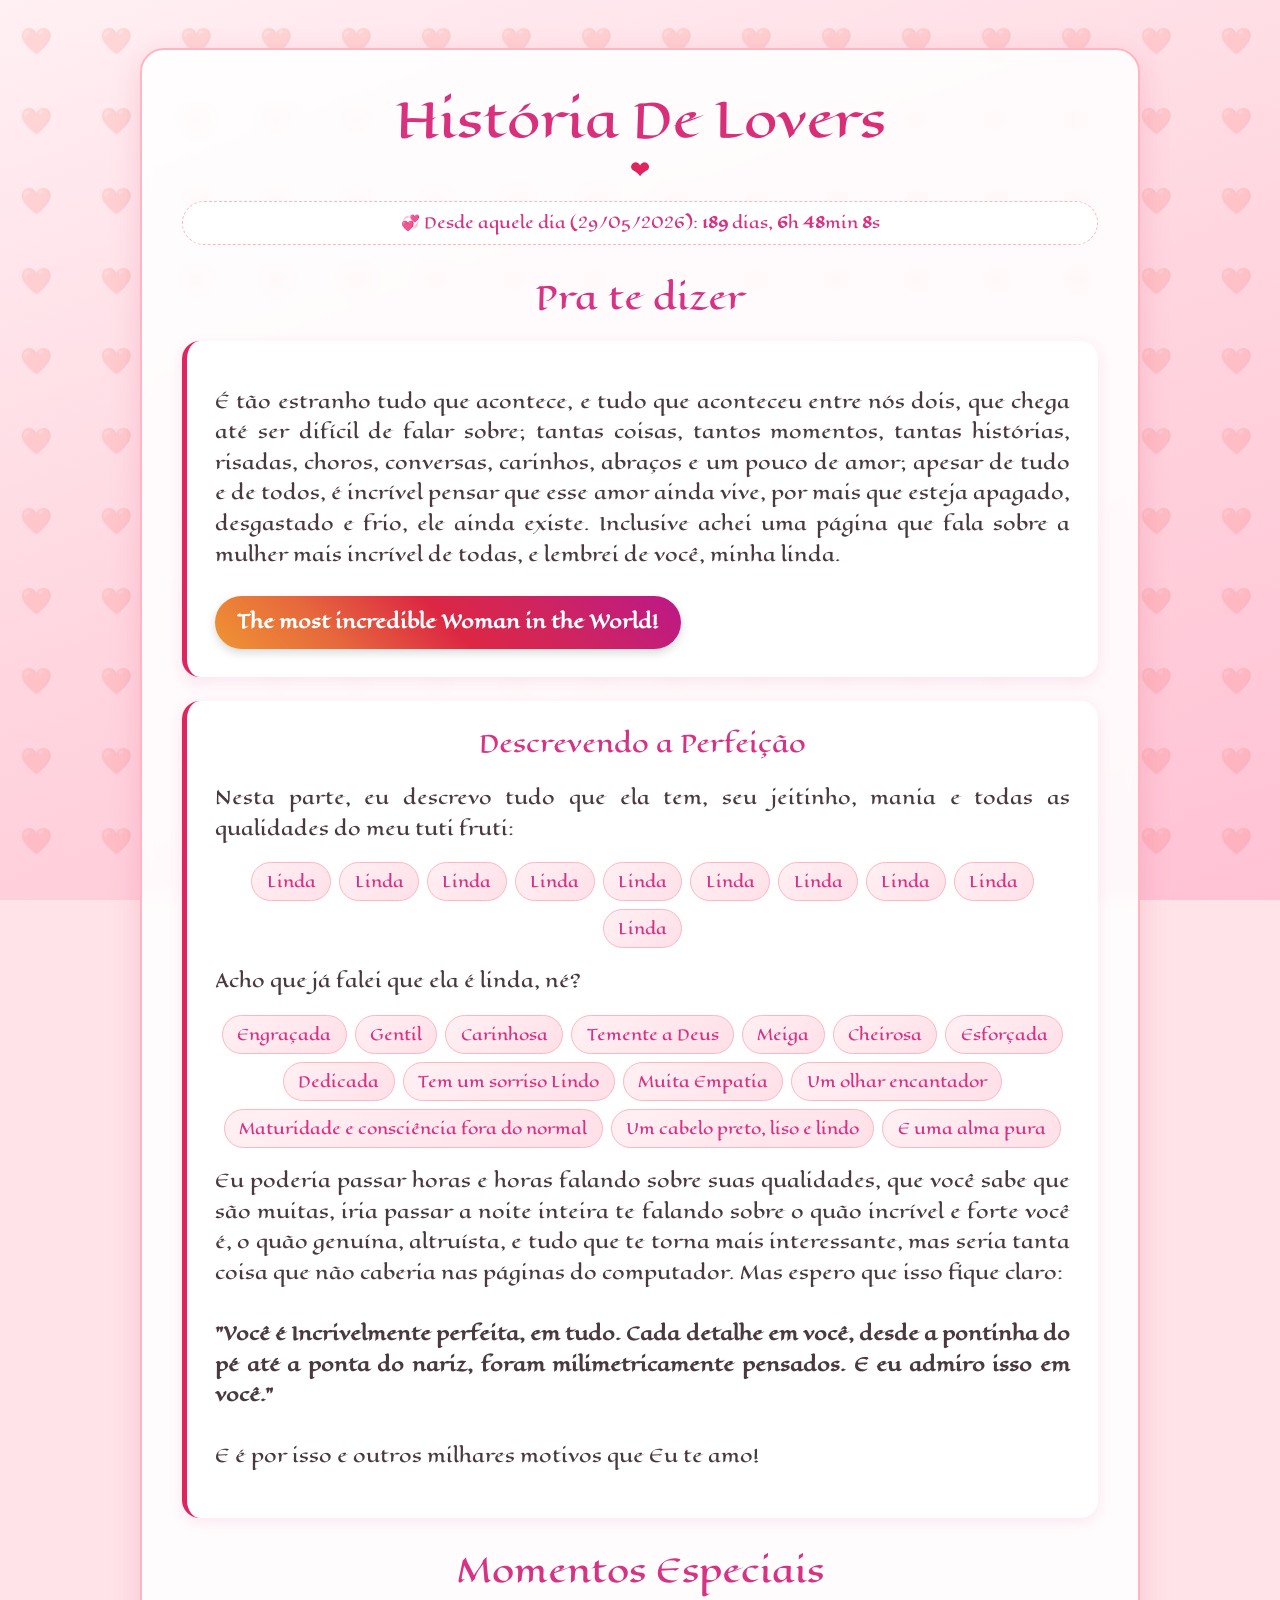
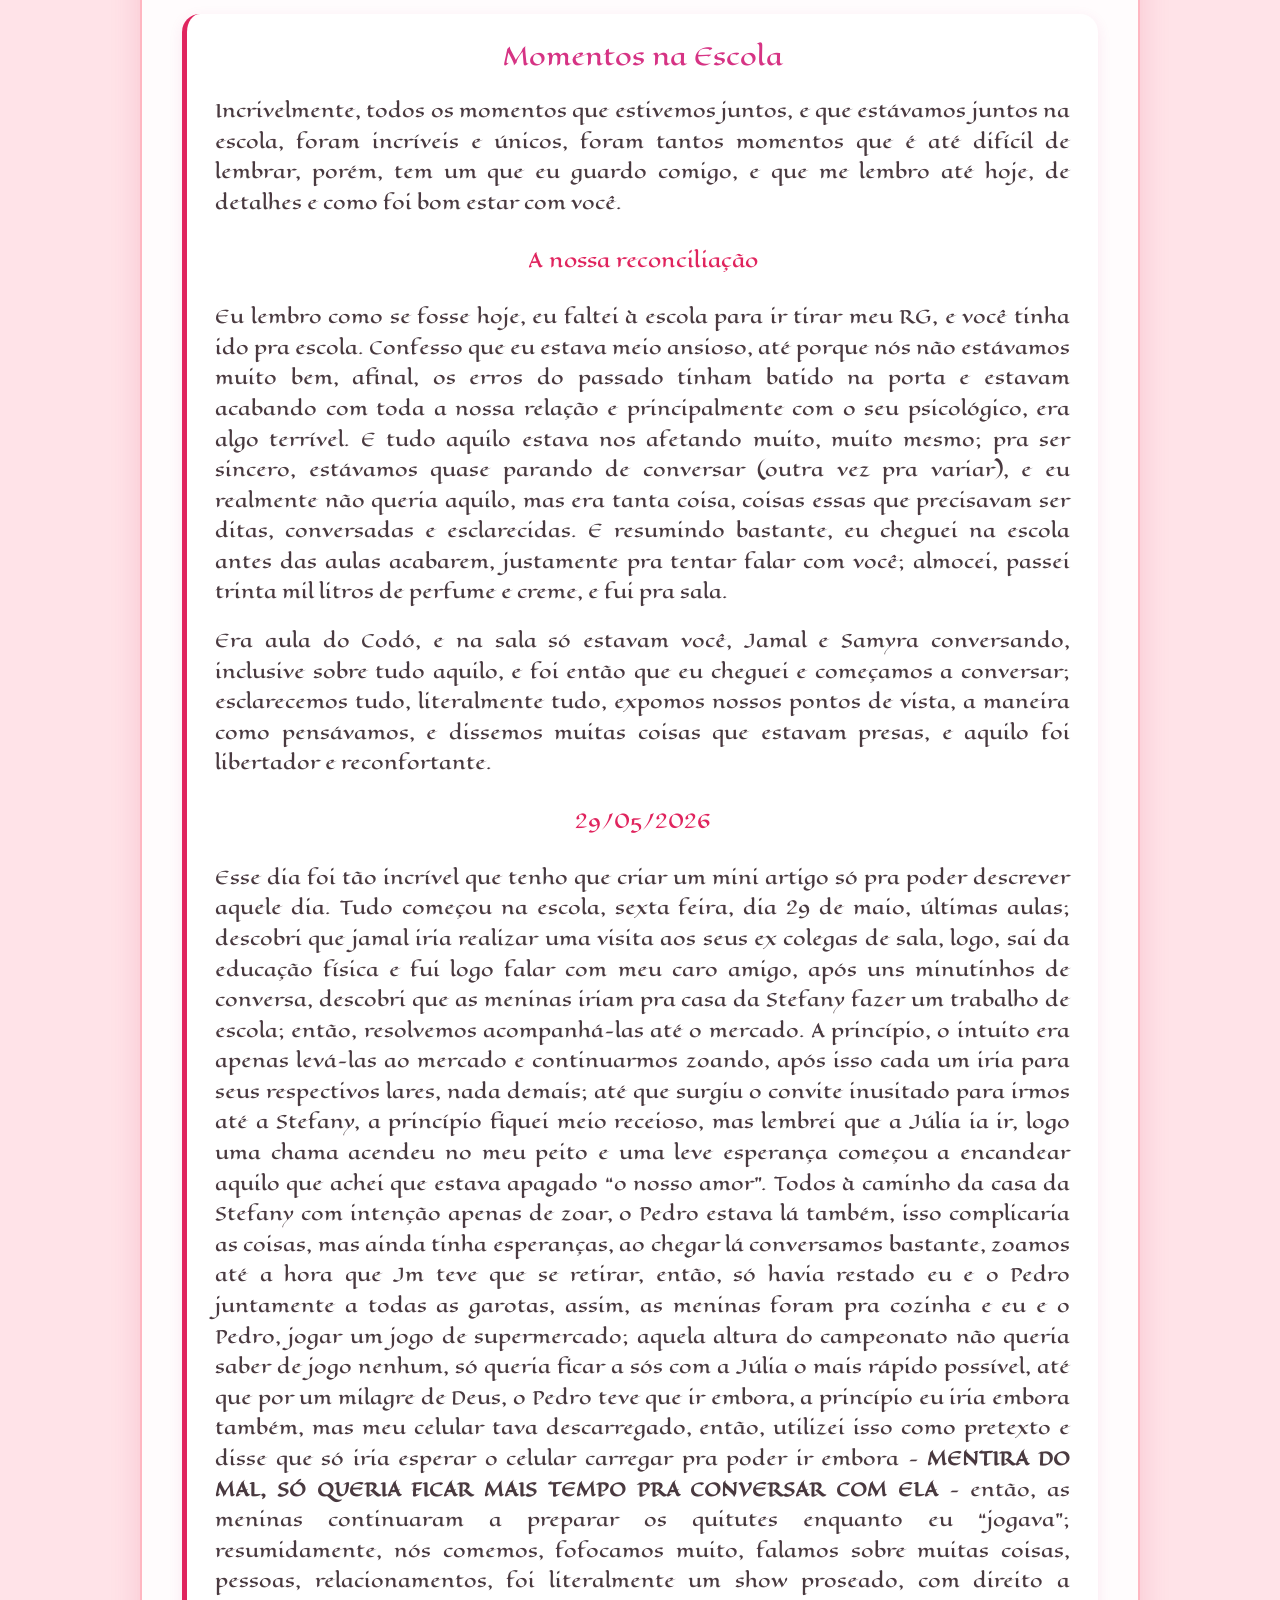
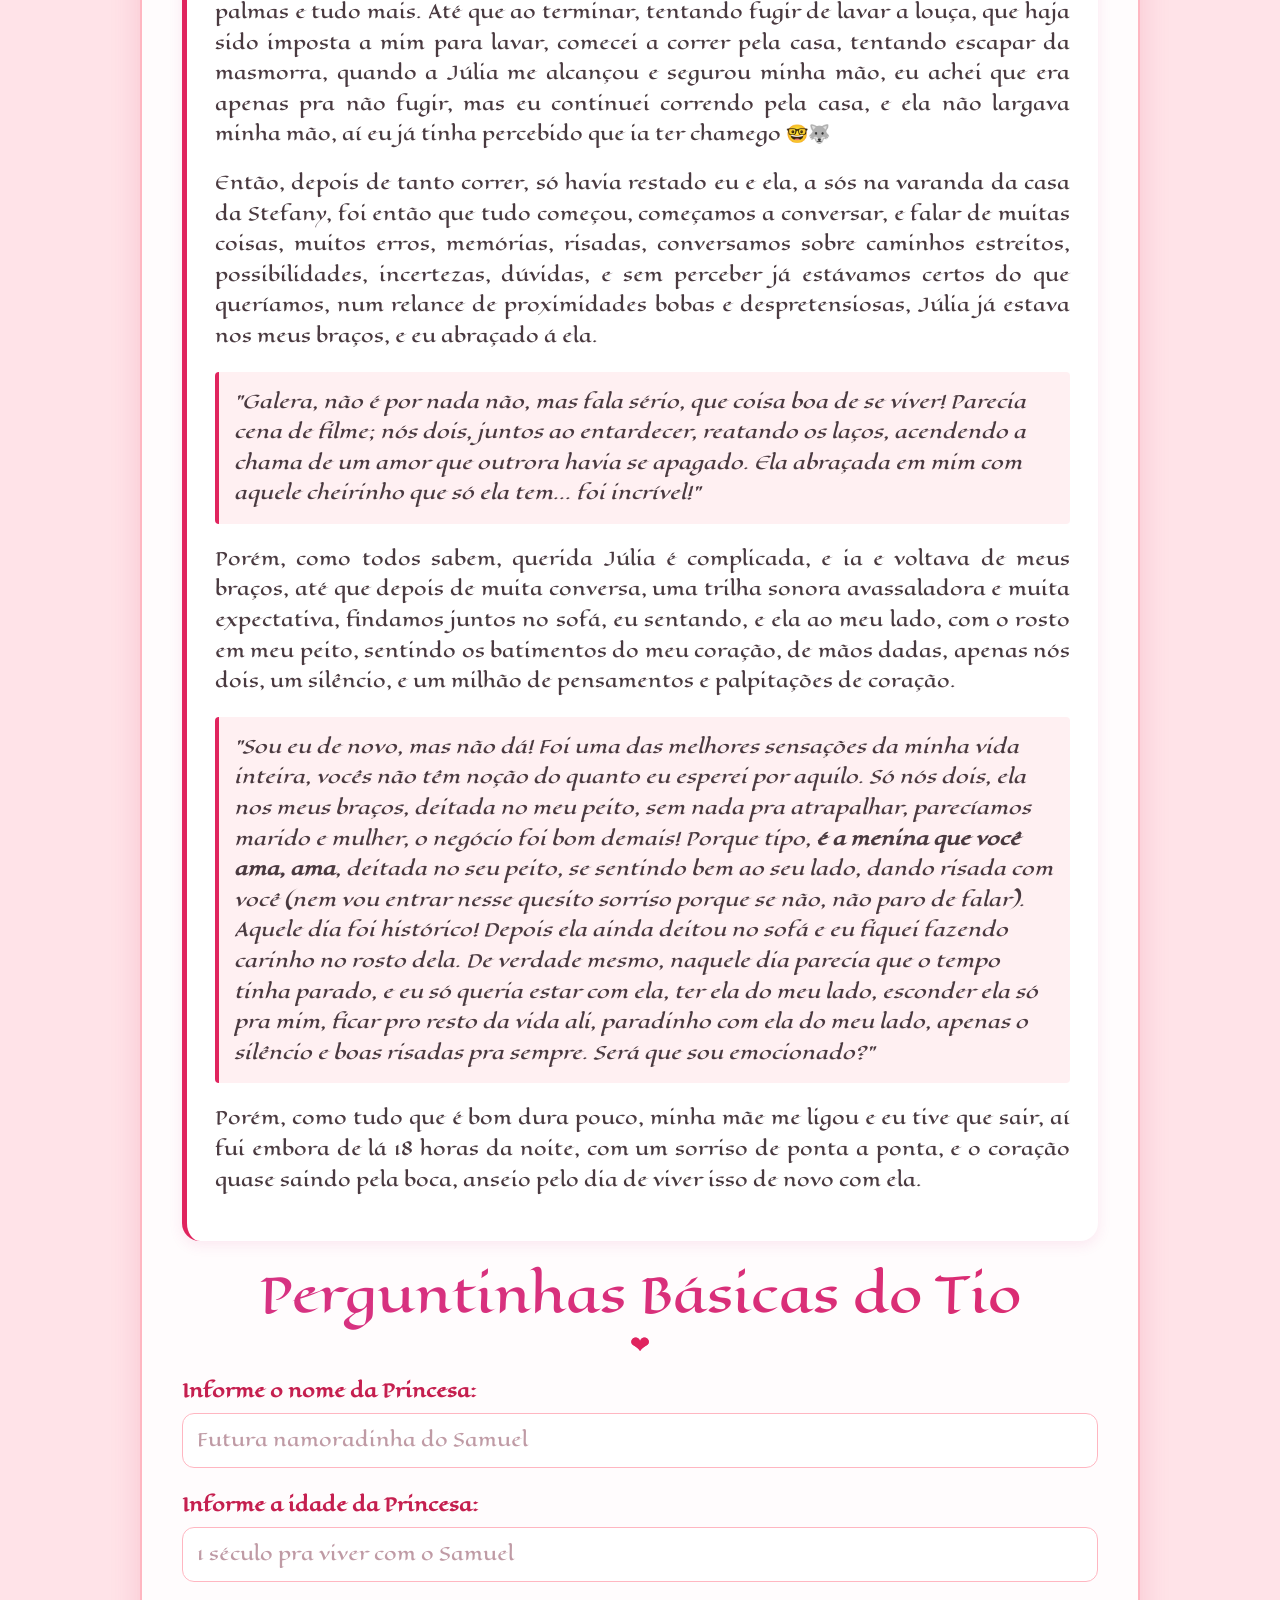
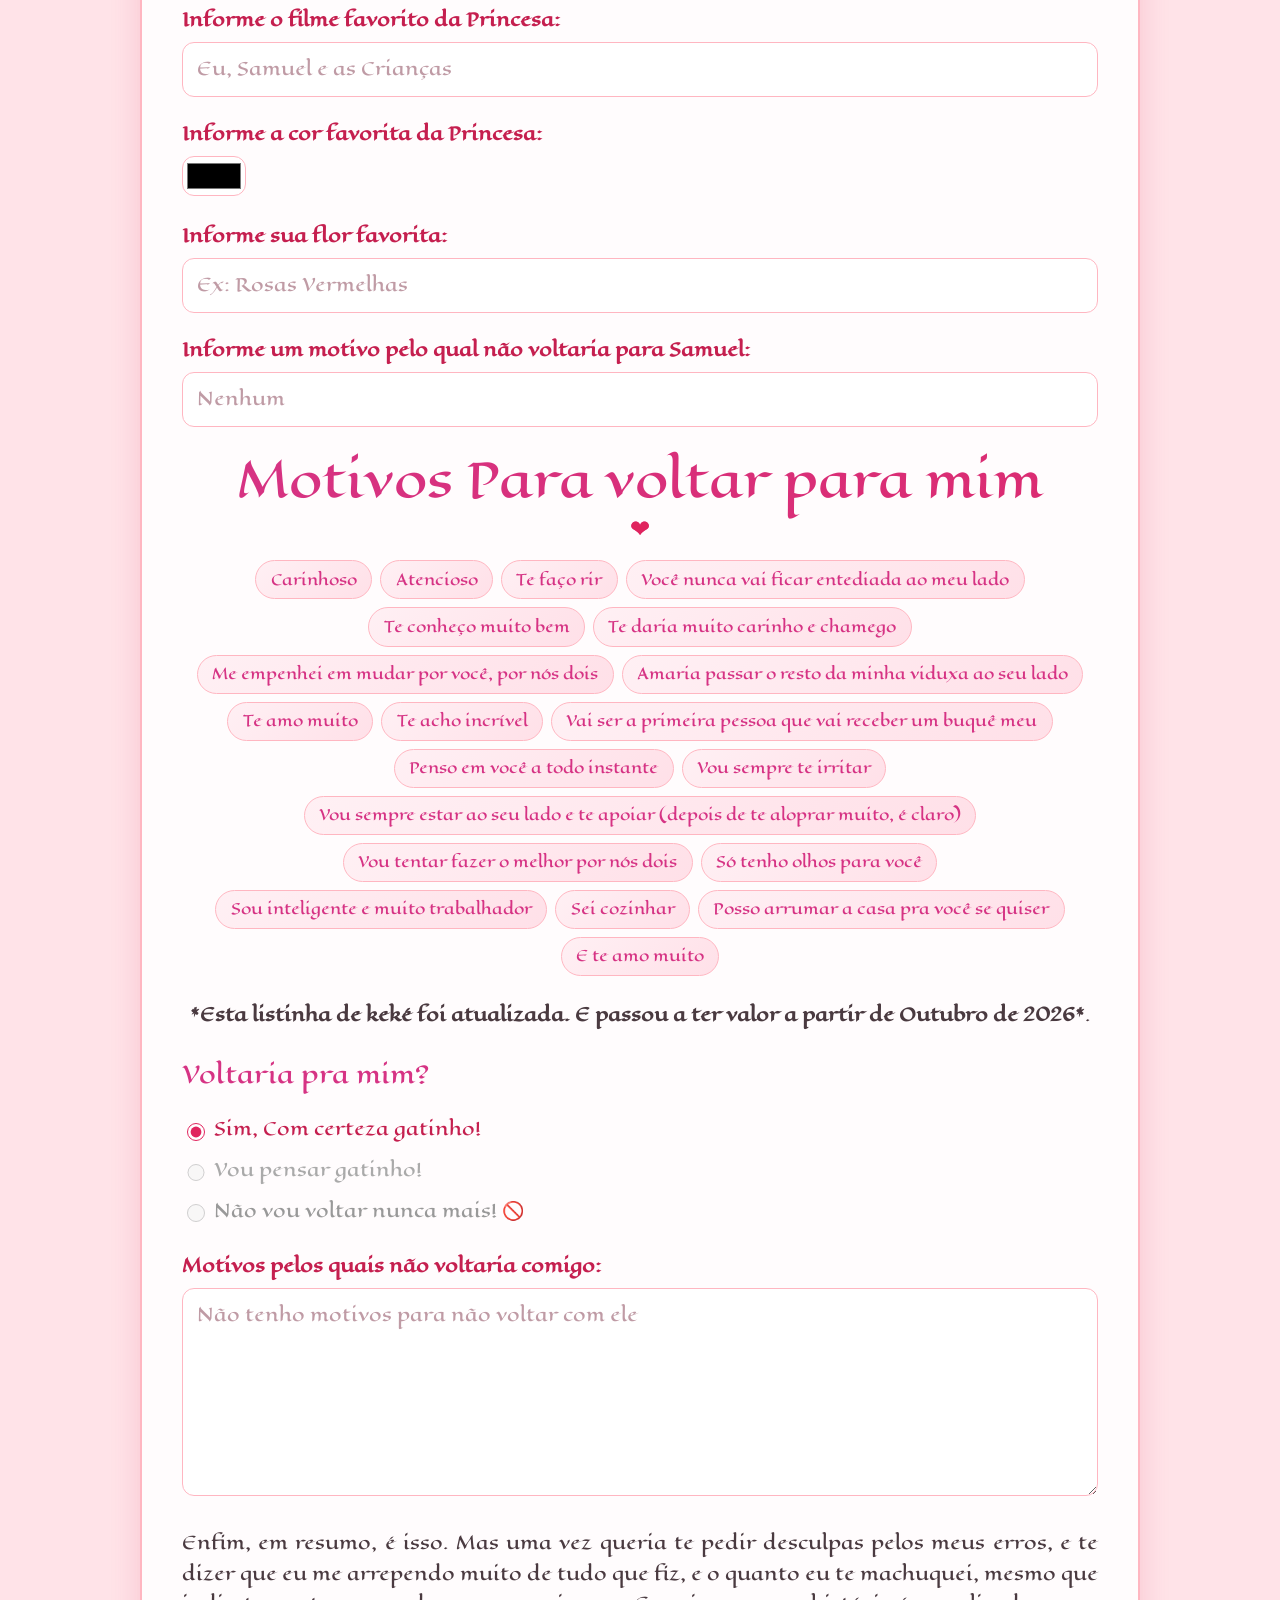
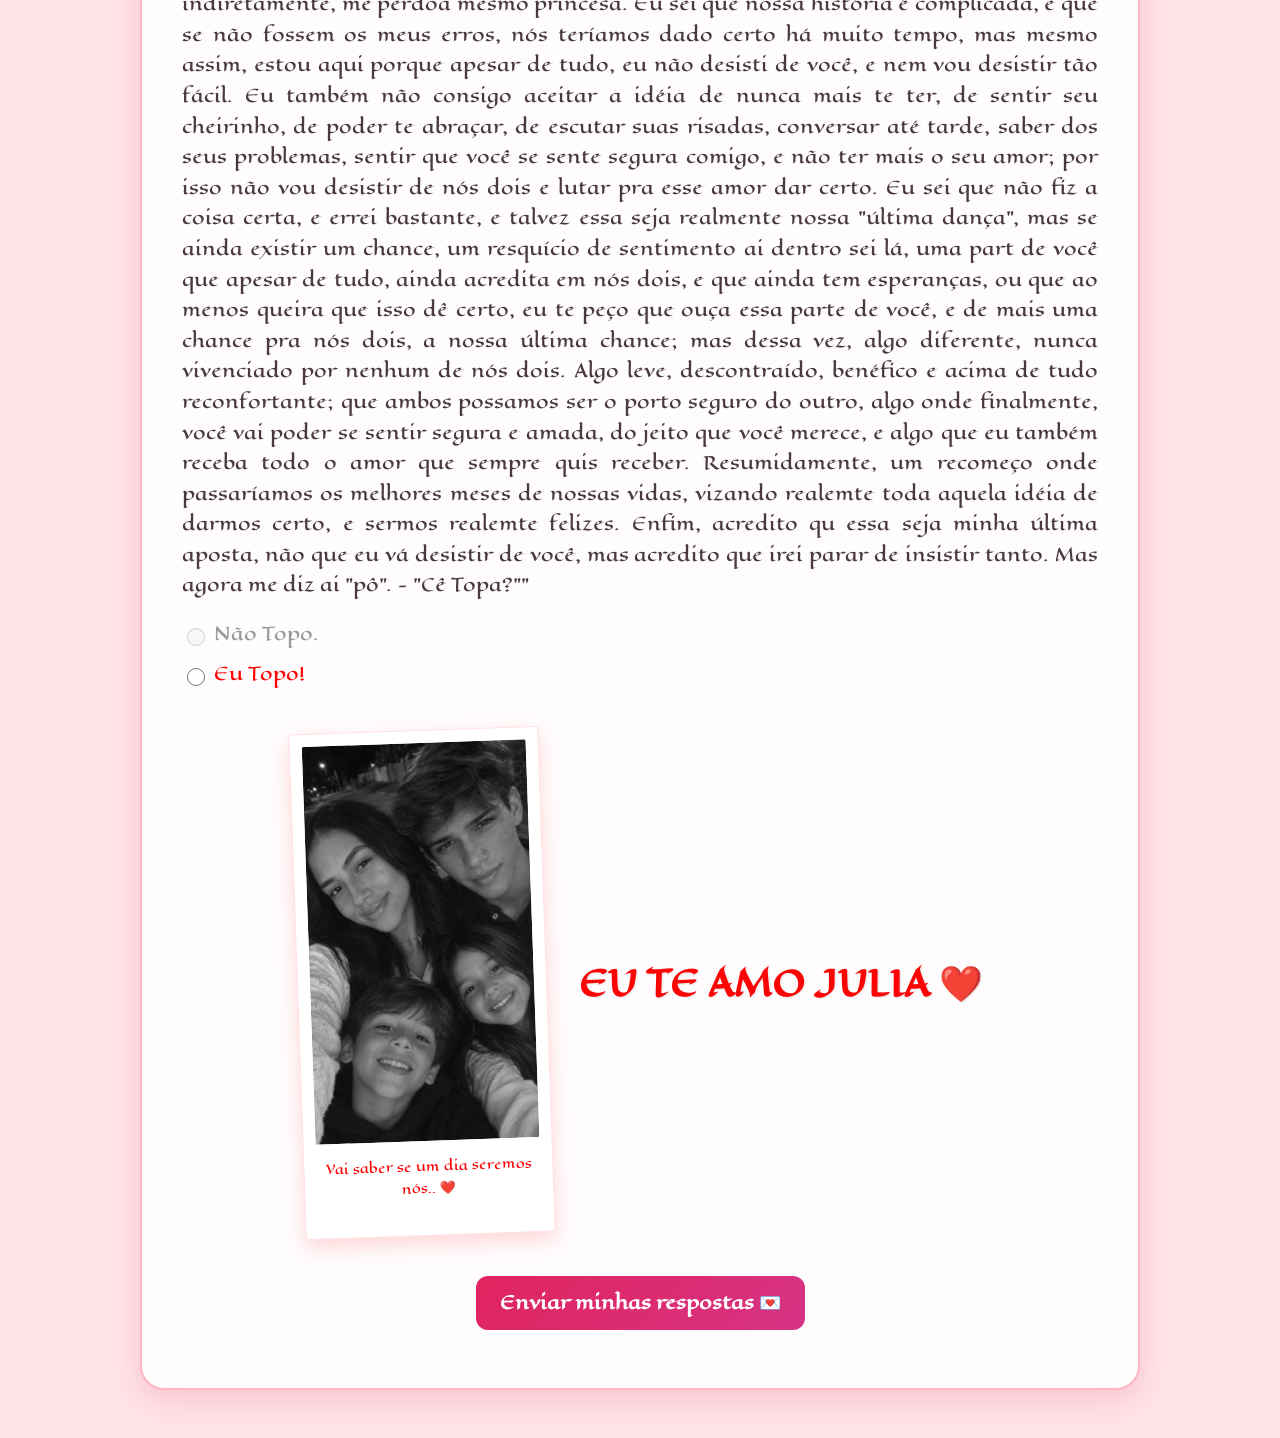
<file: index.html>
﻿<!DOCTYPE html>
<html lang="pt-BR">
<head>
    <meta charset="UTF-8">
    <meta name="viewport" content="width=device-width, initial-scale=1.0">
    <title>História De Lovers ❤️</title>

    <!-- Importação da fonte do Google Fonts -->
    <link rel="preconnect" href="https://fonts.googleapis.com">
    <link rel="preconnect" href="https://fonts.gstatic.com" crossorigin>
    <link href="https://fonts.googleapis.com/css2?family=Eagle+Lake&display=swap" rel="stylesheet">

    <link rel="stylesheet" href="css/estilo.css">
    
</head>
<body>
    <div class="coracoes" aria-hidden="true"></div>

    <!-- O CONTEÚDO PRINCIPAL COPIADO DO SEU PROJETO -->
    <main class="eagle-lake-regular">
    
        <h1>História De Lovers</h1>
        
        <section>
            <h2>Pra te dizer</h2>
            
            <article>
                <p>É tão estranho tudo que acontece, e tudo que aconteceu entre nós dois, que chega até ser difícil de falar sobre; tantas coisas, tantos momentos, tantas histórias, risadas, choros, conversas, carinhos, abraços e um pouco de amor; apesar de tudo e de todos, é incrível pensar que esse amor ainda vive, por mais que esteja apagado, desgastado e frio, ele ainda existe. Inclusive achei uma página que fala sobre a mulher mais incrível de todas, e lembrei de você, minha linda.</p>
                
                <!-- Seu link do Instagram com efeito de botão moderno -->
                <a href="https://www.instagram.com/juuh.mll?utm_source=ig_web_button_share_sheet&obrf=ZDNlZDc0MzIxNw==" target="_blank">The most incredible Woman in the World!</a>
            </article>

            <article>
                <h3>Descrevendo a Perfeição</h3>
                <p>Nesta parte, eu descrevo tudo que ela tem, seu jeitinho, mania e todas as qualidades do meu tuti fruti:</p>
                
                <ul>
                    <li>Linda</li>
                    <li>Linda</li>
                    <li>Linda</li>
                    <li>Linda</li>
                    <li>Linda</li>
                    <li>Linda</li>
                    <li>Linda</li>
                    <li>Linda</li>
                    <li>Linda</li>
                    <li>Linda</li>
                </ul>
                
                <p>Acho que já falei que ela é linda, né?</p>
                
                <ul>
                    <li>Engraçada</li>
                    <li>Gentil</li>
                    <li>Carinhosa</li>
                    <li>Temente a Deus</li>
                    <li>Meiga</li>
                    <li>Cheirosa</li>
                    <li>Esforçada</li>
                    <li>Dedicada</li>
                    <li>Tem um sorriso Lindo</li>
                    <li>Muita Empatia</li>
                    <li>Um olhar encantador</li>
                    <li>Maturidade e consciência fora do normal</li>
                    <li>Um cabelo preto, liso e lindo</li>
                    <li>E uma alma pura</li>
                </ul>
                
                <p>Eu poderia passar horas e horas falando sobre suas qualidades, que você sabe que são muitas, iria passar a noite inteira te falando sobre o quão incrível e forte você é, o quão genuína, altruísta, e tudo que te torna mais interessante, mas seria tanta coisa que não caberia nas páginas do computador. Mas espero que isso fique claro:<br><br>
                <strong>"Você é Incrivelmente perfeita, em tudo. Cada detalhe em você, desde a pontinha do pé até a ponta do nariz, foram milimetricamente pensados. E eu admiro isso em você."</strong><br><br>
                E é por isso e outros milhares motivos que Eu te amo!</p>
            </article>
        </section>

        <section>
            <h2>Momentos Especiais</h2>
            
            <article>
                <h3>Momentos na Escola</h3>
                <p>Incrivelmente, todos os momentos que estivemos juntos, e que estávamos juntos na escola, foram incríveis e únicos, foram tantos momentos que é até difícil de lembrar, porém, tem um que eu guardo comigo, e que me lembro até hoje, de detalhes e como foi bom estar com você.</p>
                
                <h4 class="topicocolorido">A nossa reconciliação</h4>
                
                <p>Eu lembro como se fosse hoje, eu faltei à escola para ir tirar meu RG, e você tinha ido pra escola. Confesso que eu estava meio ansioso, até porque nós não estávamos muito bem, afinal, os erros do passado tinham batido na porta e estavam acabando com toda a nossa relação e principalmente com o seu psicológico, era algo terrível. E tudo aquilo estava nos afetando muito, muito mesmo; pra ser sincero, estávamos quase parando de conversar (outra vez pra variar), e eu realmente não queria aquilo, mas era tanta coisa, coisas essas que precisavam ser ditas, conversadas e esclarecidas. E resumindo bastante, eu cheguei na escola antes das aulas acabarem, justamente pra tentar falar com você; almocei, passei trinta mil litros de perfume e creme, e fui pra sala.</p>
                
                <p>Era aula do Codó, e na sala só estavam você, Jamal e Samyra conversando, inclusive sobre tudo aquilo, e foi então que eu cheguei e começamos a conversar; esclarecemos tudo, literalmente tudo, expomos nossos pontos de vista, a maneira como pensávamos, e dissemos muitas coisas que estavam presas, e aquilo foi libertador e reconfortante.</p>
                        <!-- CONTINUAÇÃO DA SUA SEÇÃO DE MOMENTOS ESPECIAIS -->
        <h4 class="topicocolorido">29/05/2026</h4>
        
        <p>Esse dia foi tão incrível que tenho que criar um mini artigo só pra poder descrever aquele dia. Tudo começou na escola, sexta feira, dia 29 de maio, últimas aulas; descobri que jamal iria realizar uma visita aos seus ex colegas de sala, logo, sai da educação física e fui logo falar com meu caro amigo, após uns minutinhos de conversa, descobri que as meninas iriam pra casa da Stefany fazer um trabalho de escola; então, resolvemos acompanhá-las até o mercado. A princípio, o intuito era apenas levá-las ao mercado e continuarmos zoando, após isso cada um iria para seus respectivos lares, nada demais; até que surgiu o convite inusitado para irmos até a Stefany, a princípio fiquei meio receioso, mas lembrei que a Júlia ia ir, logo uma chama acendeu no meu peito e uma leve esperança começou a encandear aquilo que achei que estava apagado “o nosso amor”. Todos à caminho da casa da Stefany com intenção apenas de zoar, o Pedro estava lá também, isso complicaria as coisas, mas ainda tinha esperanças, ao chegar lá conversamos bastante, zoamos até a hora que Jm teve que se retirar, então, só havia restado eu e o Pedro juntamente a todas as garotas, assim, as meninas foram pra cozinha e eu e o Pedro, jogar um jogo de supermercado; aquela altura do campeonato não queria saber de jogo nenhum, só queria ficar a sós com a Júlia o mais rápido possível, até que por um milagre de Deus, o Pedro teve que ir embora, a princípio eu iria embora também, mas meu celular tava descarregado, então, utilizei isso como pretexto e disse que só iria esperar o celular carregar pra poder ir embora - <strong>MENTIRA DO MAL, SÓ QUERIA FICAR MAIS TEMPO PRA CONVERSAR COM ELA</strong> - então, as meninas continuaram a preparar os quitutes enquanto eu “jogava”; resumidamente, nós comemos, fofocamos muito, falamos sobre muitas coisas, pessoas, relacionamentos, foi literalmente um show proseado, com direito a palmas e tudo mais. Até que ao terminar, tentando fugir de lavar a louça, que haja sido imposta a mim para lavar, comecei a correr pela casa, tentando escapar da masmorra, quando a Júlia me alcançou e segurou minha mão, eu achei que era apenas pra não fugir, mas eu continuei correndo pela casa, e ela não largava minha mão, aí eu já tinha percebido que ia ter chamego 🤓🐺</p>
        
        <p>Então, depois de tanto correr, só havia restado eu e ela, a sós na varanda da casa da Stefany, foi então que tudo começou, começamos a conversar, e falar de muitas coisas, muitos erros, memórias, risadas, conversamos sobre caminhos estreitos, possibilidades, incertezas, dúvidas, e sem perceber já estávamos certos do que queríamos, num relance de proximidades bobas e despretensiosas, Júlia já estava nos meus braços, e eu abraçado á ela.</p>
        
        <!-- Bloco de desabafo do Samuel estilizado como uma linda nota lateral -->
        <blockquote style="background-color: #fff0f2; border-left: 4px solid #e0245e; padding: 15px; margin: 20px 0; border-radius: 4px; font-style: italic;">
            "Galera, não é por nada não, mas fala sério, que coisa boa de se viver! Parecia cena de filme; nós dois, juntos ao entardecer, reatando os laços, acendendo a chama de um amor que outrora havia se apagado. Ela abraçada em mim com aquele cheirinho que só ela tem... foi incrível!"
        </blockquote>
        
        <p>Porém, como todos sabem, querida Júlia é complicada, e ia e voltava de meus braços, até que depois de muita conversa, uma trilha sonora avassaladora e muita expectativa, findamos juntos no sofá, eu sentando, e ela ao meu lado, com o rosto em meu peito, sentindo os batimentos do meu coração, de mãos dadas, apenas nós dois, um silêncio, e um milhão de pensamentos e palpitações de coração.</p>
        
        <blockquote style="background-color: #fff0f2; border-left: 4px solid #e0245e; padding: 15px; margin: 20px 0; border-radius: 4px; font-style: italic;">
            "Sou eu de novo, mas não dá! Foi uma das melhores sensações da minha vida inteira, vocês não têm noção do quanto eu esperei por aquilo. Só nós dois, ela nos meus braços, deitada no meu peito, sem nada pra atrapalhar, parecíamos marido e mulher, o negócio foi bom demais! Porque tipo, <strong>é a menina que você ama, ama</strong>, deitada no seu peito, se sentindo bem ao seu lado, dando risada com você (nem vou entrar nesse quesito sorriso porque se não, não paro de falar). Aquele dia foi histórico! Depois ela ainda deitou no sofá e eu fiquei fazendo carinho no rosto dela. De verdade mesmo, naquele dia parecia que o tempo tinha parado, e eu só queria estar com ela, ter ela do meu lado, esconder ela só pra mim, ficar pro resto da vida ali, paradinho com ela do meu lado, apenas o silêncio e boas risadas pra sempre. Será que sou emocionado?"
        </blockquote>
        
        <p>Porém, como tudo que é bom dura pouco, minha mãe me ligou e eu tive que sair, aí fui embora de lá 18 horas da noite, com um sorriso de ponta a ponta, e o coração quase saindo pela boca, anseio pelo dia de viver isso de novo com ela.</p>
    </section>

    <!-- SEÇÃO DE INTERAÇÃO: PERGUNTINHAS -->
    <section>
        <h1>Perguntinhas Básicas do Tio</h1>
        
        <!-- Formulário unificado contendo todos os campos ordenados -->
        <form action="#" method="POST">
            
            <div class="campo">
                <label for="nome">Informe o nome da Princesa: </label>
                <input type="text" id="nome" name="nome_princesa" placeholder="Futura namoradinha do Samuel" required>
            </div>
            
            <div class="campo">
                <label for="idade">Informe a idade da Princesa: </label>
                <input type="number" id="idade" name="idade_princesa" placeholder="1 século pra viver com o Samuel" required>
            </div>
            
            <div class="campo">
                <label for="filme">Informe o filme favorito da Princesa: </label>
                <input type="text" id="filme" name="filme_favorito" placeholder="Eu, Samuel e as Crianças" required>
            </div>
            
            <div class="campo">
                <label for="cor">Informe a cor favorita da Princesa: </label>
                <!-- Ajustado o tipo para color para abrir o seletor nativo do sistema -->
                <input type="color" id="cor" name="cor_favorita" style="height: 40px; padding: 2px !important;" required>
            </div>
            
            <div class="campo">
                <label for="flor">Informe sua flor favorita: </label>
                <input type="text" id="flor" name="flor_favorita" placeholder="Ex: Rosas Vermelhas" required>
            </div>
            
            <div class="campo">
                <label for="motivo">Informe um motivo pelo qual não voltaria para Samuel: </label>
                <input type="text" id="motivo" name="motivo_recusa" placeholder="Nenhum" required>
            </div>

            <h1>Motivos Para voltar para mim</h1>
            <ul>
                <li>Carinhoso</li>
                <li>Atencioso</li>
                <li>Te faço rir</li>
                <li>Você nunca vai ficar entediada ao meu lado</li>
                <li>Te conheço muito bem</li>
                <li>Te daria muito carinho e chamego</li>
                <li>Me empenhei em mudar por você, por nós dois</li>
                <li>Amaria passar o resto da minha viduxa ao seu lado</li>
                <li>Te amo muito</li>
                <li>Te acho incrível</li>
                <li>Vai ser a primeira pessoa que vai receber um buquê meu</li>
                <li>Penso em você a todo instante</li>
                <li>Vou sempre te irritar</li>
                <li>Vou sempre estar ao seu lado e te apoiar (depois de te aloprar muito, é claro)</li>
                <li>Vou tentar fazer o melhor por nós dois</li>
                <li>Só tenho olhos para você</li>
                <li>Sou inteligente e muito trabalhador</li>
                <li>Sei cozinhar</li>
                <li>Posso arrumar a casa pra você se quiser</li>
                <li>E te amo muito</li>
            </ul>
            
            <p style="text-align: center;">
                <strong>*Esta listinha de keké foi atualizada. E passou a ter valor a partir de Outubro de 2026*</strong>.
            </p>

            <!-- SEÇÃO DE DECISÃO (RADIO BUTTONS) -->
            <div class="campo" style="margin-top: 30px;">
                <h3 style="text-align: left;">Voltaria pra mim?</h3>
                
                <div style="margin-bottom: 10px;">
                    <input type="radio" id="sim" name="voltarmim" value="sim" checked>
                    <label for="sim" style="display:inline; font-weight:normal;">Sim, Com certeza gatinho!</label>
                </div>

                <div style="margin-bottom: 10px;">
                    <input type="radio" id="pensar" name="voltarmim" value="pensar" disabled>
                    <label for="pensar" style="display:inline; font-weight:normal;">Vou pensar gatinho!</label>
                </div>

                <div style="margin-bottom: 10px;">
                    <input type="radio" id="nao" name="voltarmim" value="nao" disabled>
                    <label for="nao" style="display:inline; font-weight:normal; color: #999;">Não vou voltar nunca mais! 🚫</label>
                </div>
            </div>

            <!-- CAIXA DE TEXTO COMPLEMENTAR -->
            <div class="campo" style="margin-top: 25px;">
                <label for="mensagem">Motivos pelos quais não voltaria comigo:</label>
                <textarea id="mensagem" name="detalhes_motivos" rows="6" placeholder="Não tenho motivos para não voltar com ele"></textarea>
            </div>

            <div>
                <p>Enfim, em resumo, é isso. Mas uma vez queria te pedir desculpas pelos meus erros, e te dizer que eu me arrependo muito de tudo que fiz, e o quanto eu te machuquei, mesmo que indiretamente, me perdoa mesmo princesa. Eu sei que nossa história é complicada, e que se não fossem os meus erros, nós teríamos dado certo há muito tempo, mas mesmo assim, estou aqui porque apesar de tudo, eu não desisti de você, e nem vou desistir tão fácil. Eu também não consigo aceitar a idéia de nunca mais te ter, de sentir seu cheirinho, de poder te abraçar, de escutar suas risadas, conversar até tarde, saber dos seus problemas, sentir que você se sente segura comigo, e não ter mais o seu amor; por isso não vou desistir de nós dois e lutar pra esse amor dar certo. Eu sei que não fiz a coisa certa, e errei bastante, e talvez essa seja realmente nossa "última dança", mas se ainda existir um chance, um resquício de sentimento ai dentro sei lá, uma part de você que apesar de tudo, ainda acredita em nós dois, e que ainda tem esperanças, ou que ao menos queira que isso dê certo, eu te peço que ouça essa parte de você, e de mais uma chance pra nós dois, a nossa última chance; mas dessa vez, algo diferente, nunca vivenciado por nenhum de nós dois. Algo leve, descontraído, benéfico e acima de tudo reconfortante; que ambos possamos ser o porto seguro do outro, algo onde finalmente, você vai poder se sentir segura e amada, do jeito que você merece, e algo que eu também receba todo o amor que sempre quis receber. Resumidamente, um recomeço onde passaríamos os melhores meses de nossas vidas, vizando realemte toda aquela idéia de darmos certo, e sermos realemte felizes. Enfim, acredito qu essa seja minha última aposta, não que eu vá desistir de você, mas acredito que irei parar de insistir tanto. Mas agora me diz ai "pô". - "Cê Topa?""</p>

            </div>
            
            <div>
                <input type="radio" id="naotopo" name="naotopo" value="nao" disabled >
                <label for="naotopo" style="display:inline; font-weight:normal; color: #999;">Não Topo.</label>
            </div>
            
            <div>
                <input type="radio" id="topo" name="topo" value="topo">
                <label for="topo" style="display:inline; font-weight:normal; color: #fc0404;">Eu Topo!</label>
            </div>

            <div class="foto-bloco">
                <figure class="polaroid">
                    <img id="minhafoto" src="img/foto.jpeg" alt="Eu e você dois filhos, e por enquanto sem cachorro">
                    <figcaption>Vai saber se um dia seremos nós.. ❤️</figcaption>
                </figure>
                <div class="declaracao">EU TE AMO JULIA ❤️</div>
            </div>

        </form>
    </section>
</main>

<script src="js/script.js"></script>
</body>
</html>
</file>
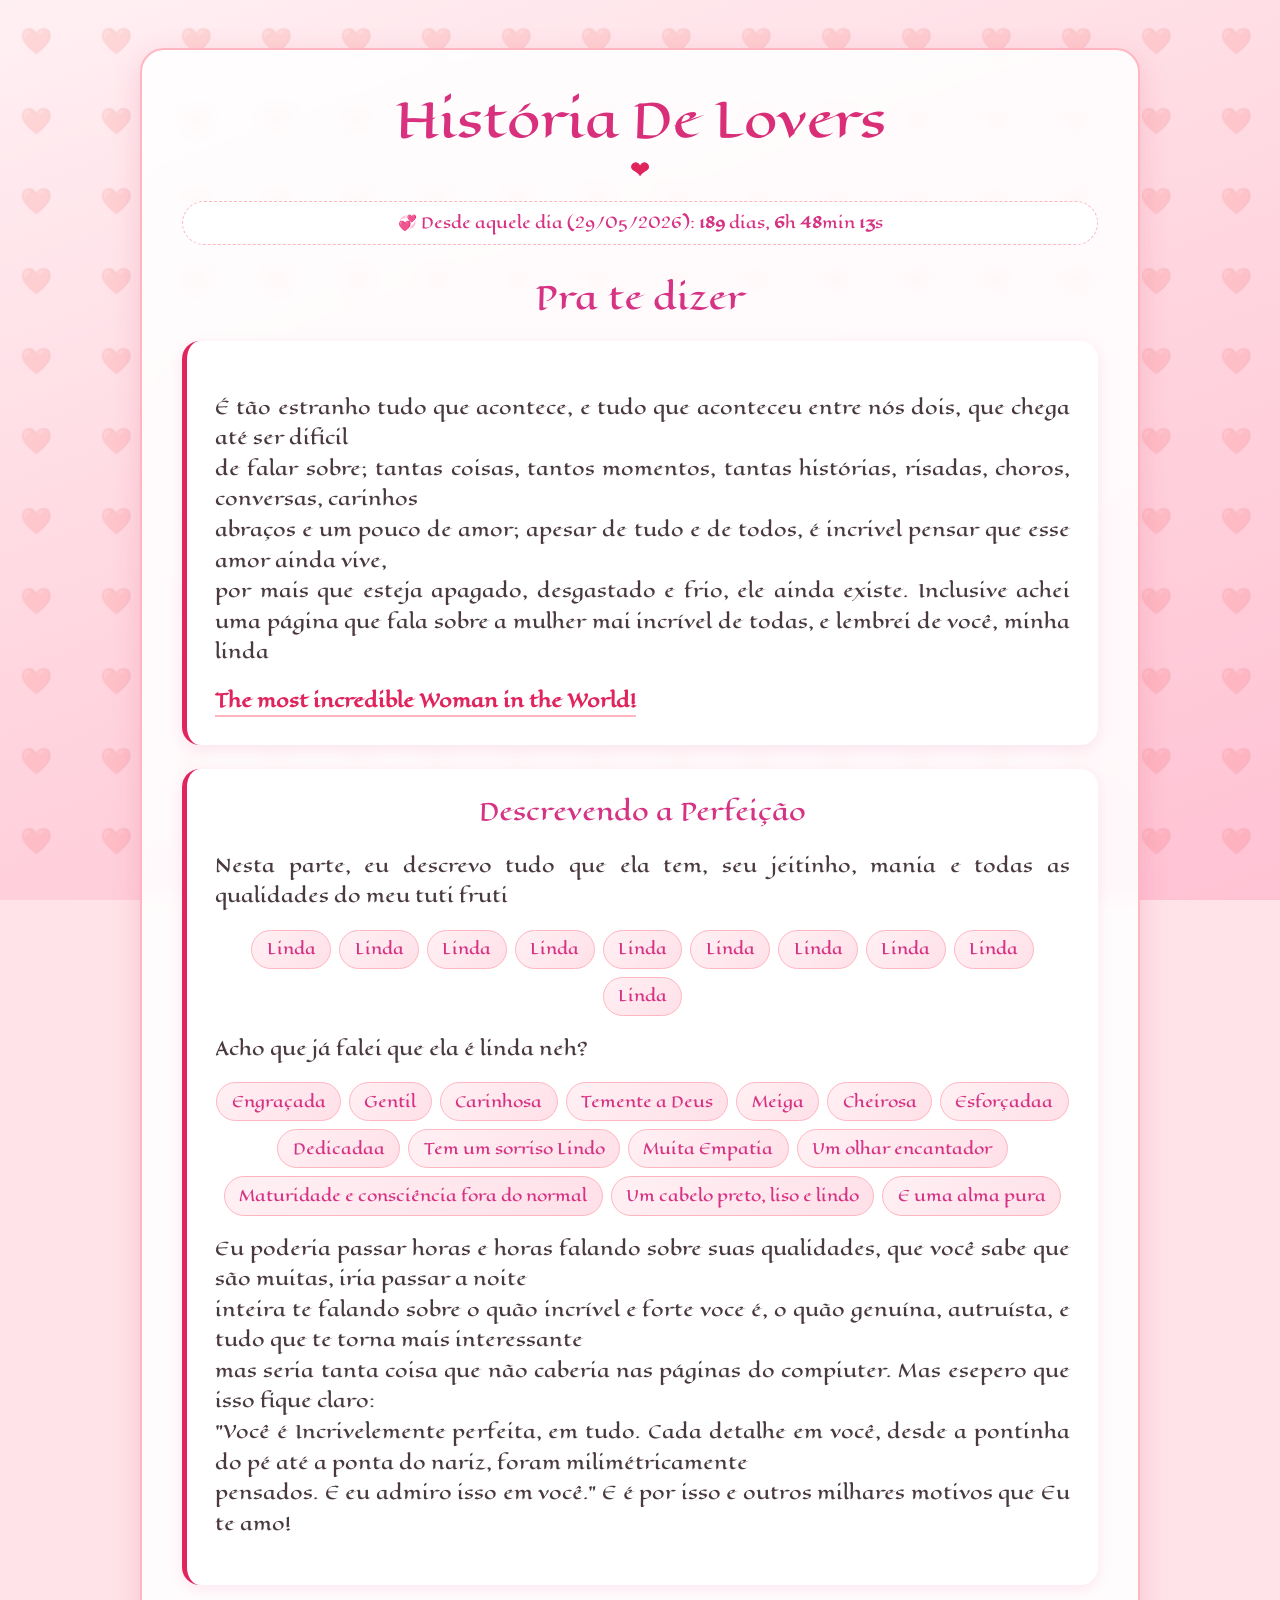
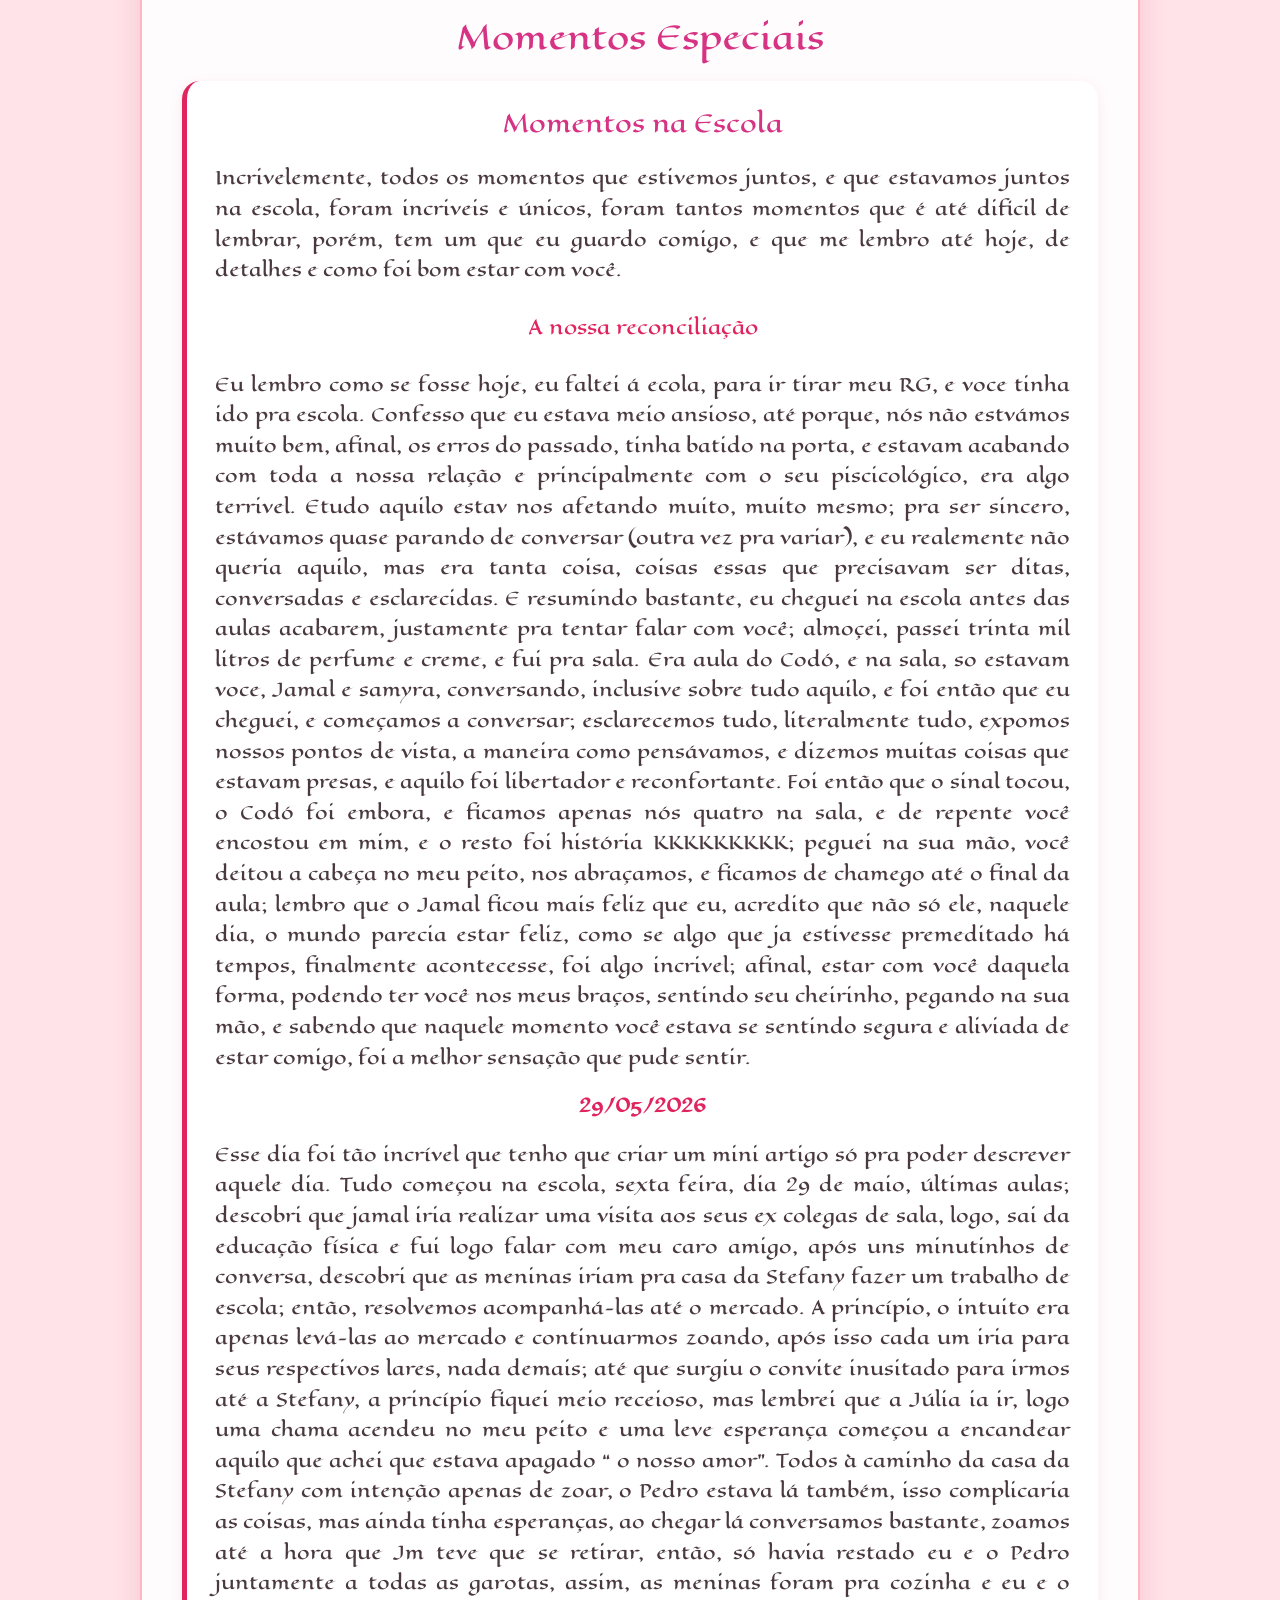
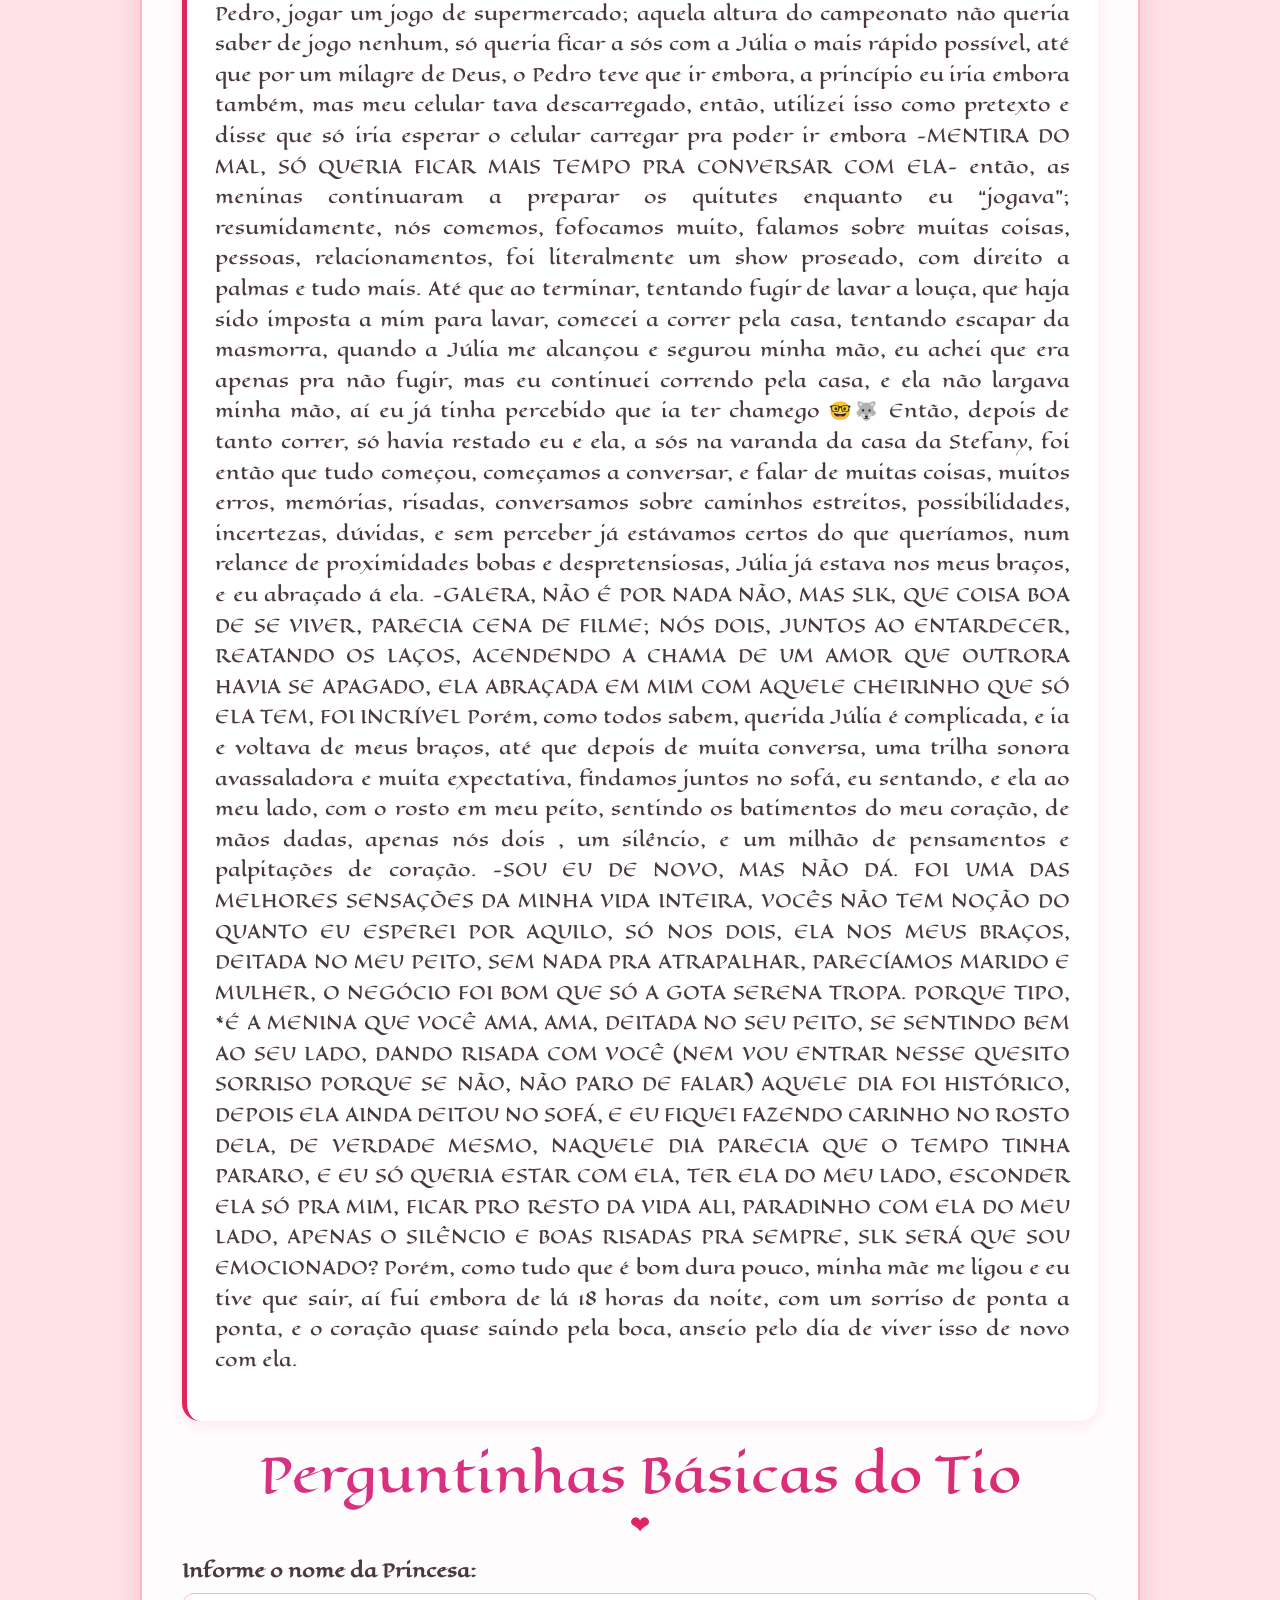
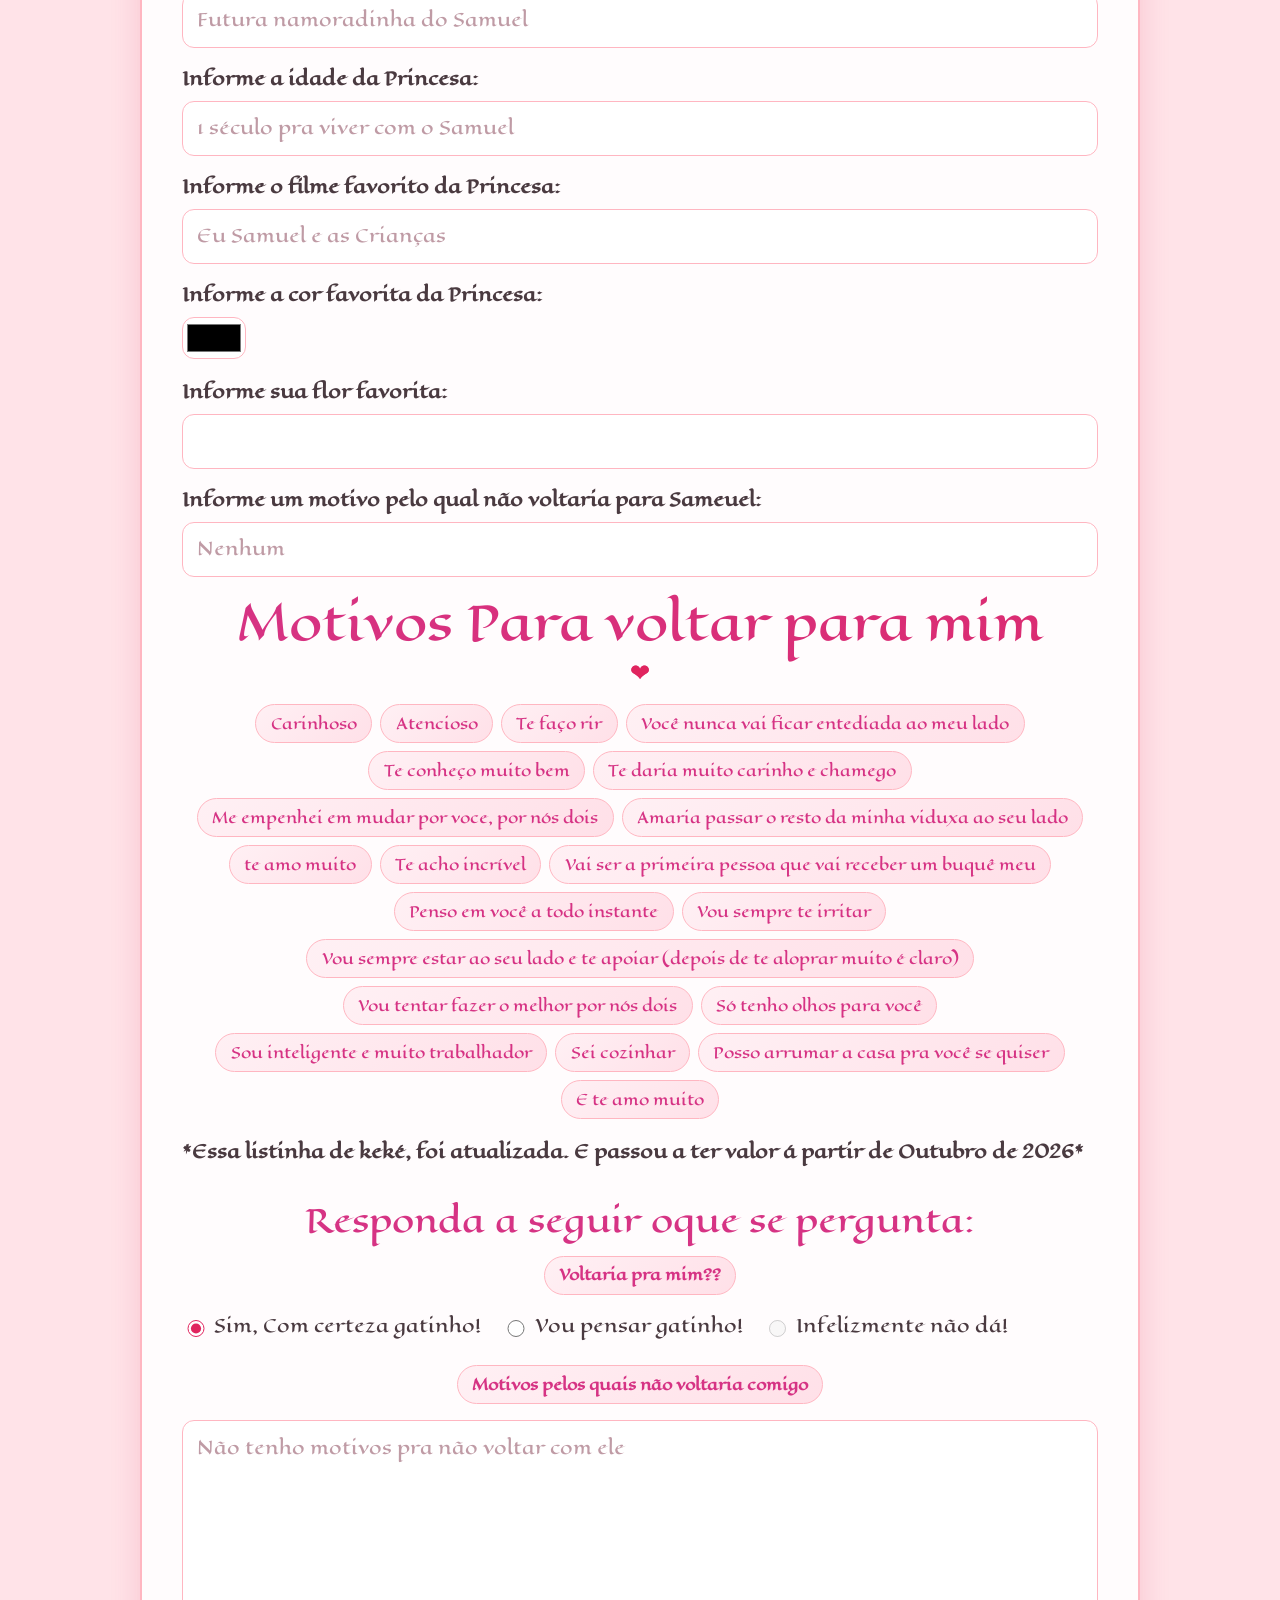
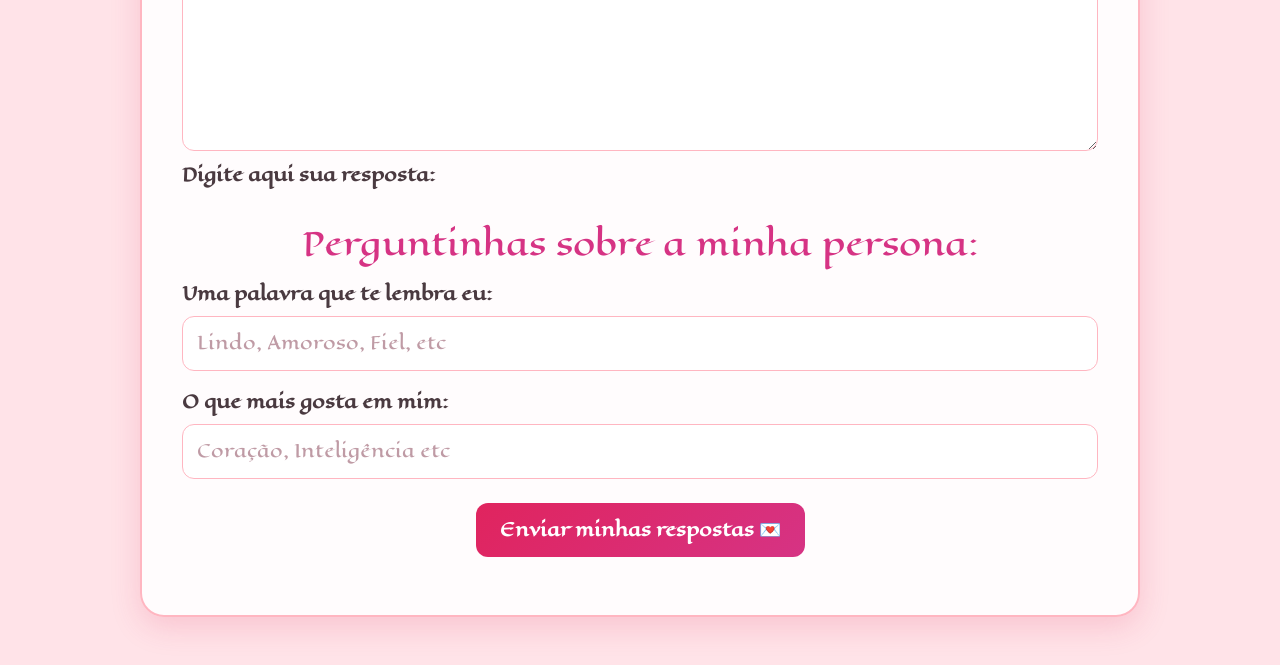
<file: antigo/index-antigo.html>
﻿<!DOCTYPE html>
<html lang="en">
<head>
    <meta charset="UTF-8">
    <meta name="viewport" content="width=device-width, initial-scale=1.0">
    <title>História De Lovers</title>
    <link rel="stylesheet" href="decoracao.css">

    <link rel="preconnect" href="https://fonts.googleapis.com">
    <link rel="preconnect" href="https://fonts.gstatic.com" crossorigin>
    <link href="https://fonts.googleapis.com/css2?family=Eagle+Lake&display=swap" rel="stylesheet">


    
</head>
<body>
    <div class="coracoes" aria-hidden="true"></div>
    <main class="eagle-lake-regular">
    
    <h1>História De Lovers</h1>

    
    <section>
        <h2>Pra te dizer</h2>
        
        
        <article>
            <h3></h3>
            <p>É tão estranho tudo que acontece, e tudo que aconteceu entre nós dois, que chega até ser dificil <br>
            de falar sobre; tantas coisas, tantos momentos, tantas histórias, risadas, choros, conversas, carinhos <br>
            abraços e um pouco de amor; apesar de tudo e de todos, é incrivel pensar que esse amor ainda vive, <br> 
            por mais que esteja apagado, desgastado e frio, ele ainda existe. Inclusive achei uma página que fala sobre a mulher mai incrível de todas, e lembrei de você, minha linda<br></p>
            <a href="https://www.instagram.com/juuh.mll?utm_source=ig_web_button_share_sheet&obrf=ZDNlZDc0MzIxNw==">The most incredible Woman in the World!</a>
        </article>

        <article>
            <h3>Descrevendo a Perfeição</h3>
            <p>Nesta parte, eu descrevo tudo que ela tem, seu jeitinho, mania e todas as qualidades do meu tuti fruti</p>
            <ul>
                <li>Linda</li>
                <li>Linda</li>
                <li>Linda</li>
                <li>Linda</li>
                <li>Linda</li>
                <li>Linda</li>
                <li>Linda</li>
                <li>Linda</li>
                <li>Linda</li>
                <li>Linda</li>
            </ul>
            <p>Acho que já falei que ela é linda neh?</p>
            <ul>
                <li>Engraçada</li>
                <li>Gentil</li>
                <li>Carinhosa</li>
                <li>Temente a Deus</li>
                <li>Meiga</li>
                <li>Cheirosa</li>
                <li>Esforçadaa</li>
                <li>Dedicadaa</li>
                <li>Tem um sorriso Lindo</li>
                <li>Muita Empatia</li>
                <li>Um olhar encantador</li>
                <li>Maturidade e consciência fora do normal</li>
                <li>Um cabelo preto, liso e lindo</li>
                <li>E uma alma pura</li>
            </ul>
            <p>Eu poderia passar horas e horas falando sobre suas qualidades, que você sabe que são muitas, iria passar a noite<br>
            inteira te falando sobre o quão incrível e forte voce é, o quão genuína, autruísta, e tudo que te torna mais interessante<br>
            mas seria tanta coisa que não caberia nas páginas do compiuter. Mas esepero que isso fique claro:<br>
            "Você é Incrivelemente perfeita, em tudo. Cada detalhe em você, desde a pontinha do pé até a ponta do nariz, foram milimétricamente<br>
            pensados. E eu admiro isso em você."
            E é por isso e outros milhares motivos  que Eu te amo! </p>
        </article>
    </section>

    
    <section>
        <h2>Momentos Especiais</h2>
        <article>
            <h3>Momentos na Escola</h3>
            <p>Incrivelemente, todos os momentos que estivemos juntos, e que estavamos juntos na escola, foram incriveis e únicos, foram tantos momentos que é até dificil de lembrar, porém, tem um que eu guardo comigo, e que me lembro até hoje, de detalhes e como foi bom estar com você.</p>
            <h4 class="topicocolorido">A nossa reconciliação</h4>
            <p>Eu lembro como se fosse hoje, eu faltei á ecola, para ir tirar meu RG, e voce tinha ido pra escola. Confesso que eu estava meio ansioso, até porque, nós não estvámos muito bem, afinal, os erros do passado, tinha batido na porta, e estavam acabando com toda a nossa relação e principalmente com o seu piscicológico, era algo terrivel. Etudo aquilo estav nos afetando muito, muito mesmo; pra ser sincero, estávamos quase parando de conversar (outra vez pra variar), e eu realemente não queria aquilo, mas era tanta coisa, coisas essas que precisavam ser ditas, conversadas e esclarecidas. E resumindo bastante, eu cheguei na escola antes das aulas acabarem, justamente pra tentar falar com você; almoçei, passei trinta mil litros de perfume e creme, e fui pra sala. 
            Era aula do Codó, e na sala, so estavam voce, Jamal e samyra, conversando, inclusive sobre tudo aquilo, e foi então que eu cheguei, e começamos a conversar; esclarecemos tudo, literalmente tudo, expomos nossos pontos de vista, a maneira como pensávamos, e dizemos muitas coisas que estavam presas, e aquilo foi libertador e reconfortante.
             Foi então que o sinal tocou, o Codó foi embora, e ficamos apenas nós quatro na sala, e de repente você encostou em mim, e o resto foi história KKKKKKKKK; peguei na sua mão, você deitou a cabeça no meu peito, nos abraçamos, e ficamos de chamego até o final da aula; lembro que o Jamal ficou mais feliz que eu, acredito que não só ele, naquele dia, o mundo parecia estar feliz, como se algo que ja estivesse premeditado há tempos, finalmente acontecesse, foi algo incrivel; afinal, estar com você daquela forma, podendo ter você nos meus braços, sentindo seu cheirinho, pegando na sua mão, e sabendo que naquele momento você estava se sentindo segura e aliviada de estar comigo, foi a melhor sensação que pude sentir.
            </p>
            
            <ul>29/05/2026</ul>
            <p>Esse dia foi tão incrível que tenho que criar um mini artigo  só pra poder descrever aquele dia. Tudo começou na escola, sexta feira, dia 29 de maio, últimas aulas; descobri que jamal iria realizar uma visita aos seus ex colegas de sala, logo, sai da educação física e fui logo falar com meu caro amigo, após uns minutinhos de conversa, descobri que as meninas iriam pra casa da Stefany fazer um trabalho de escola; então, resolvemos acompanhá-las até o mercado. A princípio, o intuito era apenas levá-las ao mercado e continuarmos zoando, após isso cada um iria para seus respectivos lares, nada demais; até que surgiu o convite inusitado para irmos até a Stefany, a princípio fiquei meio receioso, mas lembrei que a Júlia ia ir, logo uma chama acendeu no meu peito e uma leve esperança começou a encandear aquilo que achei que estava apagado “ o nosso amor”. Todos à caminho da casa da Stefany com intenção apenas de zoar, o Pedro estava lá também, isso complicaria as coisas, mas ainda tinha esperanças, ao chegar lá conversamos bastante, zoamos até a hora que Jm teve que se retirar, então, só havia restado eu e o Pedro juntamente a todas as garotas, assim, as meninas foram pra cozinha e eu e o Pedro, jogar um jogo de supermercado; aquela altura do campeonato não queria saber de jogo nenhum, só queria ficar a sós com a Júlia o mais rápido possível, até que por um milagre de Deus, o Pedro teve que ir embora, a princípio eu iria embora também, mas meu celular tava descarregado, então, utilizei isso como pretexto e disse que só iria esperar o celular carregar pra poder ir embora -MENTIRA DO MAL, SÓ QUERIA FICAR MAIS TEMPO PRA CONVERSAR COM ELA- então, as meninas continuaram a preparar os quitutes enquanto eu “jogava”; resumidamente, nós comemos, fofocamos muito, falamos sobre muitas coisas, pessoas, relacionamentos, foi literalmente um show proseado, com direito a palmas e tudo mais. Até que ao terminar, tentando fugir de lavar a louça, que haja sido imposta a mim para lavar, comecei a correr pela casa, tentando escapar da masmorra, quando a Júlia me alcançou e segurou minha mão, eu achei que era apenas pra não fugir, mas eu continuei correndo pela casa, e ela não largava minha mão, aí eu já tinha percebido que ia ter chamego 🤓🐺
            Então, depois de tanto correr, só havia restado eu e ela, a sós na varanda da casa da Stefany, foi então que tudo começou, começamos a conversar, e falar de muitas coisas, muitos erros, memórias, risadas, conversamos sobre caminhos estreitos, possibilidades, incertezas, dúvidas, e sem perceber já estávamos certos do que queríamos, num relance de proximidades bobas e despretensiosas, Júlia já estava nos meus braços, e eu abraçado á ela. 
            -GALERA, NÃO É POR NADA NÃO, MAS SLK, QUE COISA BOA DE SE VIVER, PARECIA CENA DE FILME; NÓS DOIS, JUNTOS AO ENTARDECER, REATANDO OS LAÇOS, ACENDENDO A CHAMA DE UM AMOR QUE OUTRORA HAVIA SE APAGADO, ELA ABRAÇADA EM MIM COM AQUELE CHEIRINHO QUE SÓ ELA TEM, FOI INCRÍVEL
            Porém, como todos sabem, querida Júlia é complicada, e ia e voltava de meus braços, até que depois de muita conversa, uma trilha sonora avassaladora e muita expectativa, findamos juntos no sofá, eu sentando, e ela ao meu lado, com o rosto em meu peito, sentindo os batimentos do meu coração, de mãos dadas, apenas nós dois , um silêncio, e um milhão de pensamentos e palpitações de coração. 
            -SOU EU DE NOVO, MAS NÃO DÁ. 
            FOI UMA DAS MELHORES SENSAÇÕES DA MINHA VIDA INTEIRA, VOCÊS NÃO TEM NOÇÃO DO QUANTO EU ESPEREI POR AQUILO, SÓ NOS DOIS, ELA NOS MEUS BRAÇOS, DEITADA NO MEU PEITO, SEM NADA PRA ATRAPALHAR, PARECÍAMOS MARIDO E MULHER, O NEGÓCIO FOI BOM QUE SÓ A GOTA SERENA TROPA. PORQUE TIPO, *É A MENINA QUE VOCÊ AMA, AMA, DEITADA NO SEU PEITO, SE SENTINDO BEM AO SEU LADO, DANDO RISADA COM VOCÊ (NEM VOU ENTRAR NESSE QUESITO SORRISO PORQUE SE NÃO, NÃO PARO DE FALAR) AQUELE DIA FOI HISTÓRICO, DEPOIS ELA AINDA DEITOU NO SOFÁ, E EU FIQUEI FAZENDO CARINHO NO ROSTO DELA, DE VERDADE MESMO, NAQUELE DIA PARECIA QUE O TEMPO TINHA PARARO, E EU SÓ QUERIA ESTAR COM ELA, TER ELA DO MEU LADO, ESCONDER ELA SÓ PRA MIM, FICAR PRO RESTO DA VIDA ALI, PARADINHO COM ELA DO MEU LADO, APENAS O SILÊNCIO  E BOAS RISADAS PRA SEMPRE, SLK SERÁ QUE SOU EMOCIONADO?
            Porém, como tudo que é bom dura pouco, minha mãe me ligou e eu tive que sair, aí fui embora de lá 18 horas da noite, com um sorriso de ponta a ponta, e o coração quase saindo pela boca, anseio pelo dia de viver isso de novo com ela.</p>
        </article>
        <h1>Perguntinhas Básicas do Tio</h1>
        <div class="perguntas">
            <form>
                <label for="nome">Informe o nome da Princesa: </label>
                <input type="text" id="nome" placeholder="Futura namoradinha do Samuel" required>

            </form>
        </div>
        <div>
            <form>
                <label for="idade">Informe a idade da Princesa: </label>
                <input type="number" id="idade" placeholder="1 século pra viver com o Samuel" required>
            </form>
        </div>
        <div>
            <form>
                <label for="filme">Informe o filme favorito da Princesa: </label>
                <input type="text" id="filme" placeholder="Eu Samuel e as Crianças" required>
            </form>
        </div>
        <div>
            <form>
                <label for="cor">Informe a cor favorita da Princesa: </label>
                <input type="color" id="cor" placeholder="Aqui pode ser uma cor de sua preferência" required>
            </form>
        </div>
        <div>
            <label for="flor">Informe sua flor favorita: </label>
            <input type="text" id="flor" required>
        </div>
        <div>
            <form>
                <label for="motivo">Informe um motivo pelo qual não voltaria para Sameuel: </label>
                <input type="text" id="motivo" placeholder="Nenhum" required>
            </form>
        </div>
        <h1>Motivos Para voltar para mim</h1>
        <ul>
            <li>Carinhoso</li>
            <li>Atencioso</li>
            <li>Te faço rir</li>
            <li>Você nunca vai ficar entediada ao meu lado</li>
            <li>Te conheço muito bem</li>
            <li>Te daria muito carinho e chamego</li>
            <li>Me empenhei em mudar por voce, por nós dois</li>
            <li>Amaria passar o resto da minha viduxa ao seu lado</li>
            <li>te amo muito</li>
            <li>Te acho incrível</li>
            <li>Vai ser a primeira pessoa que vai receber um buquê meu</li>
            <li>Penso em você a todo instante</li>
            <li>Vou sempre te irritar</li>
            <li>Vou sempre estar ao seu lado e te apoiar (depois de te aloprar muito é claro)</li>
            <li>Vou tentar fazer o melhor por nós dois</li>
            <li>Só tenho olhos para você</li>
            <li>Sou inteligente e muito trabalhador</li>
            <li>Sei cozinhar</li>
            <li>Posso arrumar a casa pra você se quiser</li>
            <li>E te amo muito</li>
        </ul>
        <p><b>*Essa listinha de keké, foi atualizada. E passou a ter valor á partir de Outubro de 2026*</b></p>
        <div>
            <h2>Responda a seguir oque se pergunta:</h2>
            <form>
            <b>
                <ul>
                <li>Voltaria pra mim??</li>
                </ul>
            </b>
                <input type="radio" id="sim" name="voltarmim" value="sim" checked >
                <label for="sim">Sim, Com certeza gatinho!</label>

                <input type="radio" id="pensar" name="voltarmim" value="pensar" >
                <label for="pensar">Vou pensar gatinho!</label>

                <input type="radio" id="nao" name="voltarmim" value="nao" disabled>
                <label for="nao">Infelizmente não dá!</label>
                </form>
        </div>
        <div>
            <b>
                <ul>
                <li>Motivos pelos quais não voltaria comigo</li>
                </ul>
            </b>
            <textarea id="mensagem" rows="10" placeholder="Não tenho motivos pra não voltar com ele" required></textarea>
            <label for="mensagem">Digite aqui sua resposta:</label>
        </div>
        <div>
            <h2>Perguntinhas sobre a minha persona:</h2>
            <label for="palavrachave">Uma palavra que te lembra eu: </label>
            <input type="text" class="palavrachave" placeholder="Lindo, Amoroso, Fiel, etc" required>
        </div>
        <div>
            <label for="palavrachave">O que mais gosta em mim: </label>
            <input type="text" class="palavrachave" placeholder="Coração, Inteligência etc" required>
         </div>   
        

    </section>
</main>

<script src="../js/script.js"></script>
</body>
</html>
</file>
<file: css/estilo.css>
/* ========== Variáveis ========== */
:root {
    --rosa-claro: #ffe3e8;
    --rosa: #ffb6c1;
    --fucsia: #d63384;
    --vermelho: #e0245e;
    --vermelho-escuro: #c51f4f;
    --texto: #4a3a40;
    --card: rgba(255, 255, 255, 0.88);
    --raio: 18px;
    --sombra: 0 10px 30px rgba(220, 53, 100, 0.18);
}

* { box-sizing: border-box; }

html { scroll-behavior: smooth; }

/* ========== Base ========== */
body {
    margin: 0;
    min-height: 100vh;
    font-family: 'Segoe UI', Roboto, Helvetica, Arial, sans-serif;
    font-size: clamp(1rem, 0.95rem + 0.3vw, 1.125rem);
    line-height: 1.7;
    color: var(--texto);
    background-color: var(--rosa-claro);
    background-image:
        url("data:image/svg+xml,%3Csvg xmlns='http://www.w3.org/2000/svg' width='80' height='80' viewBox='0 0 80 80'%3E%3Ctext y='50' x='20' font-size='26' opacity='0.14'%3E❤️%3C/text%3E%3C/svg%3E"),
        linear-gradient(160deg, #fff0f3 0%, #ffd6e0 50%, #ffc2d4 100%);
    background-attachment: fixed;
}

.eagle-lake-regular,
h1, h2, h3, h4 {
    font-family: "Eagle Lake", Georgia, serif;
    font-weight: 400;
}

/* ========== Container principal ========== */
main {
    width: min(100% - 2rem, 900px);
    margin: clamp(1rem, 4vw, 3rem) auto;
    padding: clamp(1rem, 4vw, 2.5rem);
    background: var(--card);
    border: 2px solid var(--rosa);
    border-radius: 24px;
    box-shadow: var(--sombra);
    backdrop-filter: blur(6px);
    animation: surgir 0.7s ease both;
}

section {
    width: 100%;
    margin: 0;
    padding: 0;
}

article {
    background: #fff;
    border-radius: var(--raio);
    border-left: 5px solid var(--vermelho);
    padding: clamp(1rem, 3vw, 1.75rem);
    margin: 1.5rem 0;
    box-shadow: 0 4px 14px rgba(214, 51, 132, 0.1);
    transition: transform 0.25s ease, box-shadow 0.25s ease;
}

article:hover {
    transform: translateY(-3px);
    box-shadow: 0 10px 22px rgba(214, 51, 132, 0.18);
}

/* ========== Títulos ========== */
h1, h2, h3 {
    color: var(--fucsia);
    text-align: center;
    margin-top: 0;
    line-height: 1.25;
}

h1 {
    font-size: clamp(1.8rem, 5vw + 0.5rem, 3rem);
    margin-bottom: 1rem;
    background: linear-gradient(90deg, var(--fucsia), var(--vermelho));
    -webkit-background-clip: text;
    background-clip: text;
    -webkit-text-fill-color: transparent;
    color: transparent;
}

h1::after {
    content: "❤";
    display: block;
    font-size: 0.5em;
    -webkit-text-fill-color: var(--vermelho);
    margin-top: 0.3rem;
}

h2 {
    font-size: clamp(1.4rem, 3vw + 0.5rem, 2rem);
    margin: 2rem 0 1rem;
}

h3 { font-size: clamp(1.15rem, 2vw + 0.5rem, 1.5rem); }

h4, .topicocolorido {
    color: var(--vermelho);
    font-size: 1.2rem;
    text-align: center;
}

/* ========== Texto ========== */
p, label { color: var(--texto); }

p {
    text-align: justify;
    hyphens: auto;
    overflow-wrap: break-word;
}

/* Remove quebras forçadas em telas pequenas para o texto fluir */
@media (max-width: 700px) {
    p br { display: none; }
    p { text-align: left; }
}

a {
    color: var(--vermelho);
    font-weight: 600;
    text-decoration: none;
    border-bottom: 2px solid var(--rosa);
    transition: color 0.2s, border-color 0.2s;
    overflow-wrap: anywhere;
}

a:hover { color: var(--fucsia); border-color: var(--fucsia); }

/* ========== Listas ========== */
ul {
    list-style: none;
    padding: 0;
    margin: 1rem 0;
    display: flex;
    flex-wrap: wrap;
    gap: 0.5rem;
    justify-content: center;
}

ul li {
    background: linear-gradient(135deg, #fff0f4, #ffe0e8);
    border: 1px solid var(--rosa);
    color: var(--fucsia);
    padding: 0.35rem 0.9rem;
    border-radius: 999px;
    font-size: 0.95rem;
    transition: transform 0.2s, background 0.2s, color 0.2s;
}

ul li:hover {
    transform: scale(1.06);
    background: var(--vermelho);
    color: #fff;
}

/* ul usado como data / rótulo */
ul:not(:has(li)) {
    display: block;
    text-align: center;
    font-weight: 700;
    color: var(--vermelho);
}

/* ========== Formulários ========== */
form { margin: 0; }

section > div {
    margin: 1rem 0;
}

label {
    display: block;
    font-weight: 600;
    margin-bottom: 0.4rem;
}

input[type="radio"] + label,
input[type="radio"] {
    display: inline-block;
}

input[type="radio"] {
    accent-color: var(--vermelho);
    width: 1.1rem;
    height: 1.1rem;
    margin-right: 0.3rem;
    vertical-align: middle;
}

input[type="radio"] + label {
    margin: 0 1rem 0.5rem 0;
    font-weight: 500;
}

input[type="text"],
input[type="number"],
textarea,
select {
    width: 100%;
    font: inherit;
    padding: 0.7rem 0.9rem;
    color: var(--texto);
    background: #fff;
    border: 1.5px solid var(--rosa);
    border-radius: 12px;
    transition: border-color 0.2s, box-shadow 0.2s;
}

input[type="color"] {
    width: 4rem;
    height: 2.6rem;
    padding: 2px;
    border: 1.5px solid var(--rosa);
    border-radius: 12px;
    background: #fff;
    cursor: pointer;
}

textarea { resize: vertical; min-height: 7rem; }

input:focus, textarea:focus, select:focus {
    border-color: var(--fucsia);
    outline: none;
    box-shadow: 0 0 0 4px rgba(214, 51, 132, 0.18);
}

::placeholder { color: #b58a96; opacity: 0.85; }

/* ========== Botões ========== */
button, .botao {
    background: linear-gradient(135deg, var(--vermelho), var(--fucsia));
    color: #fff;
    border: none;
    border-radius: 12px;
    padding: 0.75rem 1.5rem;
    font: inherit;
    font-weight: 700;
    cursor: pointer;
    transition: transform 0.15s, box-shadow 0.2s;
}

button:hover, .botao:hover {
    transform: translateY(-2px) scale(1.02);
    box-shadow: 0 6px 16px rgba(224, 36, 94, 0.35);
}

/* ========== Imagem ========== */
.container-fim {
    display: flex;
    justify-content: center;
    align-items: center;
    width: 100%;
    margin: 30px auto;
    padding: 0 10px;
}

#minhafoto {
    display: block;
    width: 100%;
    max-width: 400px;
    height: auto;
    background: #fff;
    padding: 10px 10px 25px;
    border-radius: 8px;
    box-shadow: 0 8px 20px rgba(0, 0, 0, 0.1);
    filter: grayscale(100%);
    transition: filter 0.5s ease, transform 0.4s ease, box-shadow 0.4s;
}

#minhafoto:hover {
    filter: grayscale(0%);
    transform: scale(1.03) rotate(0.5deg);
    box-shadow: 0 12px 25px rgba(252, 4, 4, 0.15);
}

/* ========== Animação ========== */
@keyframes surgir {
    from { opacity: 0; transform: translateY(20px); }
    to   { opacity: 1; transform: none; }
}

@media (prefers-reduced-motion: reduce) {
    * { animation: none !important; transition: none !important; }
}

/* ========== Telas pequenas ========== */
@media (max-width: 480px) {
    main { width: calc(100% - 1rem); border-radius: 16px; }
    article { border-left-width: 4px; }
    ul li { font-size: 0.88rem; padding: 0.3rem 0.7rem; }
    button { width: 100%; }
}

/* ========== Telas grandes ========== */
@media (min-width: 1200px) {
    main { width: min(100% - 4rem, 1000px); }
}

/* ========== Animações extras ========== */
.coracoes {
    position: fixed;
    inset: 0;
    overflow: hidden;
    pointer-events: none;
    z-index: 0;
}
.coracoes span {
    position: absolute;
    bottom: -40px;
    opacity: 0;
    animation: subir linear forwards;
}
@keyframes subir {
    0%   { transform: translateY(0) translateX(0) rotate(0deg); opacity: 0; }
    10%  { opacity: 0.8; }
    50%  { transform: translateY(-55vh) translateX(25px) rotate(20deg); }
    100% { transform: translateY(-115vh) translateX(-25px) rotate(-20deg); opacity: 0; }
}
main { position: relative; z-index: 1; }

/* Revelar ao rolar */
.revelar {
    opacity: 0;
    transform: translateY(35px) scale(0.98);
    transition: opacity 0.8s ease, transform 0.8s cubic-bezier(.2,.7,.2,1);
}
.revelar.visivel { opacity: 1; transform: none; }

/* Coração do título batendo */
h1::after { display: block; animation: batida 1.3s ease-in-out infinite; }
@keyframes batida {
    0%, 100% { transform: scale(1); }
    15% { transform: scale(1.35); }
    30% { transform: scale(1); }
    45% { transform: scale(1.25); }
}

/* Título com degradê em movimento */
h1 {
    background-size: 200% auto;
    animation: brilho 5s linear infinite;
}
@keyframes brilho { to { background-position: 200% center; } }

/* Borda do cartão pulsando */
main { animation: surgir 0.7s ease both, pulso 4s ease-in-out infinite 1s; }
@keyframes pulso {
    0%, 100% { box-shadow: 0 10px 30px rgba(220, 53, 100, 0.18); }
    50%      { box-shadow: 0 10px 45px rgba(220, 53, 100, 0.38); }
}

/* Etiquetas: entrada escalonada e balanço */
ul li { animation: flutuar 3.5s ease-in-out infinite; }
ul li:nth-child(odd)  { animation-delay: 0.4s; }
ul li:nth-child(3n)   { animation-delay: 0.9s; }
@keyframes flutuar {
    0%, 100% { translate: 0 0; }
    50%      { translate: 0 -3px; }
}

/* Botão com brilho */
button { position: relative; overflow: hidden; }
button::after {
    content: "";
    position: absolute;
    top: 0; left: -75%;
    width: 50%; height: 100%;
    background: linear-gradient(120deg, transparent, rgba(255,255,255,.5), transparent);
    transform: skewX(-20deg);
    animation: reluzir 3s infinite;
}
@keyframes reluzir { to { left: 130%; } }

/* Links e campos */
input[type="text"]:focus, input[type="number"]:focus, textarea:focus {
    transform: translateY(-2px);
}

/* ========== Recursos do JS ========== */
.contador {
    text-align: center;
    background: #fff;
    border: 1.5px dashed var(--rosa);
    border-radius: 999px;
    padding: 0.5rem 1rem;
    color: var(--fucsia);
    font-size: 0.95rem;
}
.barra-progresso {
    position: fixed;
    top: 0; left: 0;
    height: 5px;
    width: 0;
    background: linear-gradient(90deg, var(--rosa), var(--vermelho), var(--fucsia));
    z-index: 100;
}
.btn-topo {
    position: fixed;
    right: 1rem; bottom: 1rem;
    width: 3rem; height: 3rem;
    padding: 0;
    border-radius: 50%;
    font-size: 1.4rem;
    opacity: 0;
    pointer-events: none;
    z-index: 100;
    transition: opacity 0.3s, transform 0.2s;
}
.btn-topo.mostrar { opacity: 1; pointer-events: auto; }
.retorno {
    text-align: center;
    font-weight: 700;
    color: var(--vermelho);
    opacity: 0;
    transform: scale(0.9);
    transition: opacity 0.5s, transform 0.5s;
}
.retorno.mostrar { opacity: 1; transform: none; }

/* ========== Específicos do estilosdo.html ========== */
.campo { margin: 0 0 1.4rem; text-align: left; }
.campo label { color: var(--vermelho-escuro); }
.campo input[type="radio"] + label { display: inline; font-weight: 400; }
.campo input[type="radio"]:disabled + label { color: #aaa; cursor: not-allowed; }
.campo h3 { text-align: left; }

form > ul { margin: 1rem 0 1.5rem; }
form > div { margin: 0.6rem 0; }

.campo input[type="color"] { width: 4rem; height: 2.6rem; }

/* Link do Instagram como botão */
article > a {
    display: inline-block;
    color: #fff;
    background: linear-gradient(45deg, #f09433, #e6683c 25%, #dc2743 50%, #cc2366 75%, #bc1888);
    padding: 0.7rem 1.4rem;
    border: none;
    border-radius: 999px;
    box-shadow: 0 4px 10px rgba(0, 0, 0, 0.15);
    margin-top: 0.5rem;
    transition: transform 0.2s, box-shadow 0.2s;
}
article > a:hover { color: #fff; transform: translateY(-2px) scale(1.03); box-shadow: 0 8px 18px rgba(220, 53, 100, 0.35); }

/* Citações */
blockquote {
    background: #fff0f2;
    border-left: 4px solid var(--vermelho);
    border-radius: 0 12px 12px 0;
    padding: 1rem 1.2rem;
    margin: 1.4rem 0;
    font-style: italic;
}

/* Bloco final: foto + declaração */
.foto-bloco {
    display: flex;
    flex-wrap: wrap;
    align-items: center;
    justify-content: center;
    gap: 1.5rem 2rem;
    margin: 2.5rem 0;
}
.polaroid {
    width: min(100%, 250px);
    margin: 0;
    background: #fff;
    padding: 12px 12px 35px;
    border-radius: 4px;
    border: 1px solid #ffe3e3;
    box-shadow: 0 8px 20px rgba(252, 4, 4, 0.15);
    transform: rotate(-2deg);
    transition: transform 0.4s;
}
.polaroid:hover { transform: rotate(0) scale(1.04); }
.polaroid #minhafoto { padding: 0; max-width: none; background: none; box-shadow: none; border-radius: 2px; }
.polaroid #minhafoto:hover { transform: none; box-shadow: none; }
.polaroid figcaption {
    text-align: center;
    font-size: 0.8rem;
    color: #fc0404;
    margin-top: 15px;
}
.declaracao {
    font-size: clamp(1.6rem, 6vw, 2.2rem);
    font-weight: bold;
    color: #fc0404;
    line-height: 1.2;
    text-align: center;
    text-shadow: 1px 1px 2px rgba(0, 0, 0, 0.1);
    animation: pulsar 2s infinite ease-in-out;
}
@keyframes pulsar {
    0%, 100% { transform: scale(1); }
    50% { transform: scale(1.05); }
}
</file>
<file: antigo/decoracao.css>
/* ========== Variáveis ========== */
:root {
    --rosa-claro: #ffe3e8;
    --rosa: #ffb6c1;
    --fucsia: #d63384;
    --vermelho: #e0245e;
    --vermelho-escuro: #c51f4f;
    --texto: #4a3a40;
    --card: rgba(255, 255, 255, 0.88);
    --raio: 18px;
    --sombra: 0 10px 30px rgba(220, 53, 100, 0.18);
}

* { box-sizing: border-box; }

html { scroll-behavior: smooth; }

/* ========== Base ========== */
body {
    margin: 0;
    min-height: 100vh;
    font-family: 'Segoe UI', Roboto, Helvetica, Arial, sans-serif;
    font-size: clamp(1rem, 0.95rem + 0.3vw, 1.125rem);
    line-height: 1.7;
    color: var(--texto);
    background-color: var(--rosa-claro);
    background-image:
        url("data:image/svg+xml,%3Csvg xmlns='http://www.w3.org/2000/svg' width='80' height='80' viewBox='0 0 80 80'%3E%3Ctext y='50' x='20' font-size='26' opacity='0.14'%3E❤️%3C/text%3E%3C/svg%3E"),
        linear-gradient(160deg, #fff0f3 0%, #ffd6e0 50%, #ffc2d4 100%);
    background-attachment: fixed;
}

.eagle-lake-regular,
h1, h2, h3, h4 {
    font-family: "Eagle Lake", Georgia, serif;
    font-weight: 400;
}

/* ========== Container principal ========== */
main {
    width: min(100% - 2rem, 900px);
    margin: clamp(1rem, 4vw, 3rem) auto;
    padding: clamp(1rem, 4vw, 2.5rem);
    background: var(--card);
    border: 2px solid var(--rosa);
    border-radius: 24px;
    box-shadow: var(--sombra);
    backdrop-filter: blur(6px);
    animation: surgir 0.7s ease both;
}

section {
    width: 100%;
    margin: 0;
    padding: 0;
}

article {
    background: #fff;
    border-radius: var(--raio);
    border-left: 5px solid var(--vermelho);
    padding: clamp(1rem, 3vw, 1.75rem);
    margin: 1.5rem 0;
    box-shadow: 0 4px 14px rgba(214, 51, 132, 0.1);
    transition: transform 0.25s ease, box-shadow 0.25s ease;
}

article:hover {
    transform: translateY(-3px);
    box-shadow: 0 10px 22px rgba(214, 51, 132, 0.18);
}

/* ========== Títulos ========== */
h1, h2, h3 {
    color: var(--fucsia);
    text-align: center;
    margin-top: 0;
    line-height: 1.25;
}

h1 {
    font-size: clamp(1.8rem, 5vw + 0.5rem, 3rem);
    margin-bottom: 1rem;
    background: linear-gradient(90deg, var(--fucsia), var(--vermelho));
    -webkit-background-clip: text;
    background-clip: text;
    -webkit-text-fill-color: transparent;
    color: transparent;
}

h1::after {
    content: "❤";
    display: block;
    font-size: 0.5em;
    -webkit-text-fill-color: var(--vermelho);
    margin-top: 0.3rem;
}

h2 {
    font-size: clamp(1.4rem, 3vw + 0.5rem, 2rem);
    margin: 2rem 0 1rem;
}

h3 { font-size: clamp(1.15rem, 2vw + 0.5rem, 1.5rem); }

h4, .topicocolorido {
    color: var(--vermelho);
    font-size: 1.2rem;
    text-align: center;
}

/* ========== Texto ========== */
p, label { color: var(--texto); }

p {
    text-align: justify;
    hyphens: auto;
    overflow-wrap: break-word;
}

/* Remove quebras forçadas em telas pequenas para o texto fluir */
@media (max-width: 700px) {
    p br { display: none; }
    p { text-align: left; }
}

a {
    color: var(--vermelho);
    font-weight: 600;
    text-decoration: none;
    border-bottom: 2px solid var(--rosa);
    transition: color 0.2s, border-color 0.2s;
    overflow-wrap: anywhere;
}

a:hover { color: var(--fucsia); border-color: var(--fucsia); }

/* ========== Listas ========== */
ul {
    list-style: none;
    padding: 0;
    margin: 1rem 0;
    display: flex;
    flex-wrap: wrap;
    gap: 0.5rem;
    justify-content: center;
}

ul li {
    background: linear-gradient(135deg, #fff0f4, #ffe0e8);
    border: 1px solid var(--rosa);
    color: var(--fucsia);
    padding: 0.35rem 0.9rem;
    border-radius: 999px;
    font-size: 0.95rem;
    transition: transform 0.2s, background 0.2s, color 0.2s;
}

ul li:hover {
    transform: scale(1.06);
    background: var(--vermelho);
    color: #fff;
}

/* ul usado como data / rótulo */
ul:not(:has(li)) {
    display: block;
    text-align: center;
    font-weight: 700;
    color: var(--vermelho);
}

/* ========== Formulários ========== */
form { margin: 0; }

section > div {
    margin: 1rem 0;
}

label {
    display: block;
    font-weight: 600;
    margin-bottom: 0.4rem;
}

input[type="radio"] + label,
input[type="radio"] {
    display: inline-block;
}

input[type="radio"] {
    accent-color: var(--vermelho);
    width: 1.1rem;
    height: 1.1rem;
    margin-right: 0.3rem;
    vertical-align: middle;
}

input[type="radio"] + label {
    margin: 0 1rem 0.5rem 0;
    font-weight: 500;
}

input[type="text"],
input[type="number"],
textarea,
select {
    width: 100%;
    font: inherit;
    padding: 0.7rem 0.9rem;
    color: var(--texto);
    background: #fff;
    border: 1.5px solid var(--rosa);
    border-radius: 12px;
    transition: border-color 0.2s, box-shadow 0.2s;
}

input[type="color"] {
    width: 4rem;
    height: 2.6rem;
    padding: 2px;
    border: 1.5px solid var(--rosa);
    border-radius: 12px;
    background: #fff;
    cursor: pointer;
}

textarea { resize: vertical; min-height: 7rem; }

input:focus, textarea:focus, select:focus {
    border-color: var(--fucsia);
    outline: none;
    box-shadow: 0 0 0 4px rgba(214, 51, 132, 0.18);
}

::placeholder { color: #b58a96; opacity: 0.85; }

/* ========== Botões ========== */
button, .botao {
    background: linear-gradient(135deg, var(--vermelho), var(--fucsia));
    color: #fff;
    border: none;
    border-radius: 12px;
    padding: 0.75rem 1.5rem;
    font: inherit;
    font-weight: 700;
    cursor: pointer;
    transition: transform 0.15s, box-shadow 0.2s;
}

button:hover, .botao:hover {
    transform: translateY(-2px) scale(1.02);
    box-shadow: 0 6px 16px rgba(224, 36, 94, 0.35);
}

/* ========== Imagem ========== */
.container-fim {
    display: flex;
    justify-content: center;
    align-items: center;
    width: 100%;
    margin: 30px auto;
    padding: 0 10px;
}

#minhafoto {
    display: block;
    width: 100%;
    max-width: 400px;
    height: auto;
    background: #fff;
    padding: 10px 10px 25px;
    border-radius: 8px;
    box-shadow: 0 8px 20px rgba(0, 0, 0, 0.1);
    filter: grayscale(100%);
    transition: filter 0.5s ease, transform 0.4s ease, box-shadow 0.4s;
}

#minhafoto:hover {
    filter: grayscale(0%);
    transform: scale(1.03) rotate(0.5deg);
    box-shadow: 0 12px 25px rgba(252, 4, 4, 0.15);
}

/* ========== Animação ========== */
@keyframes surgir {
    from { opacity: 0; transform: translateY(20px); }
    to   { opacity: 1; transform: none; }
}

@media (prefers-reduced-motion: reduce) {
    * { animation: none !important; transition: none !important; }
}

/* ========== Telas pequenas ========== */
@media (max-width: 480px) {
    main { width: calc(100% - 1rem); border-radius: 16px; }
    article { border-left-width: 4px; }
    ul li { font-size: 0.88rem; padding: 0.3rem 0.7rem; }
    button { width: 100%; }
}

/* ========== Telas grandes ========== */
@media (min-width: 1200px) {
    main { width: min(100% - 4rem, 1000px); }
}

/* ========== Animações extras ========== */
.coracoes {
    position: fixed;
    inset: 0;
    overflow: hidden;
    pointer-events: none;
    z-index: 0;
}
.coracoes span {
    position: absolute;
    bottom: -40px;
    opacity: 0;
    animation: subir linear forwards;
}
@keyframes subir {
    0%   { transform: translateY(0) translateX(0) rotate(0deg); opacity: 0; }
    10%  { opacity: 0.8; }
    50%  { transform: translateY(-55vh) translateX(25px) rotate(20deg); }
    100% { transform: translateY(-115vh) translateX(-25px) rotate(-20deg); opacity: 0; }
}
main { position: relative; z-index: 1; }

/* Revelar ao rolar */
.revelar {
    opacity: 0;
    transform: translateY(35px) scale(0.98);
    transition: opacity 0.8s ease, transform 0.8s cubic-bezier(.2,.7,.2,1);
}
.revelar.visivel { opacity: 1; transform: none; }

/* Coração do título batendo */
h1::after { display: block; animation: batida 1.3s ease-in-out infinite; }
@keyframes batida {
    0%, 100% { transform: scale(1); }
    15% { transform: scale(1.35); }
    30% { transform: scale(1); }
    45% { transform: scale(1.25); }
}

/* Título com degradê em movimento */
h1 {
    background-size: 200% auto;
    animation: brilho 5s linear infinite;
}
@keyframes brilho { to { background-position: 200% center; } }

/* Borda do cartão pulsando */
main { animation: surgir 0.7s ease both, pulso 4s ease-in-out infinite 1s; }
@keyframes pulso {
    0%, 100% { box-shadow: 0 10px 30px rgba(220, 53, 100, 0.18); }
    50%      { box-shadow: 0 10px 45px rgba(220, 53, 100, 0.38); }
}

/* Etiquetas: entrada escalonada e balanço */
ul li { animation: flutuar 3.5s ease-in-out infinite; }
ul li:nth-child(odd)  { animation-delay: 0.4s; }
ul li:nth-child(3n)   { animation-delay: 0.9s; }
@keyframes flutuar {
    0%, 100% { translate: 0 0; }
    50%      { translate: 0 -3px; }
}

/* Botão com brilho */
button { position: relative; overflow: hidden; }
button::after {
    content: "";
    position: absolute;
    top: 0; left: -75%;
    width: 50%; height: 100%;
    background: linear-gradient(120deg, transparent, rgba(255,255,255,.5), transparent);
    transform: skewX(-20deg);
    animation: reluzir 3s infinite;
}
@keyframes reluzir { to { left: 130%; } }

/* Links e campos */
input[type="text"]:focus, input[type="number"]:focus, textarea:focus {
    transform: translateY(-2px);
}

/* ========== Recursos do JS ========== */
.contador {
    text-align: center;
    background: #fff;
    border: 1.5px dashed var(--rosa);
    border-radius: 999px;
    padding: 0.5rem 1rem;
    color: var(--fucsia);
    font-size: 0.95rem;
}
.barra-progresso {
    position: fixed;
    top: 0; left: 0;
    height: 5px;
    width: 0;
    background: linear-gradient(90deg, var(--rosa), var(--vermelho), var(--fucsia));
    z-index: 100;
}
.btn-topo {
    position: fixed;
    right: 1rem; bottom: 1rem;
    width: 3rem; height: 3rem;
    padding: 0;
    border-radius: 50%;
    font-size: 1.4rem;
    opacity: 0;
    pointer-events: none;
    z-index: 100;
    transition: opacity 0.3s, transform 0.2s;
}
.btn-topo.mostrar { opacity: 1; pointer-events: auto; }
.retorno {
    text-align: center;
    font-weight: 700;
    color: var(--vermelho);
    opacity: 0;
    transform: scale(0.9);
    transition: opacity 0.5s, transform 0.5s;
}
.retorno.mostrar { opacity: 1; transform: none; }
</file>
